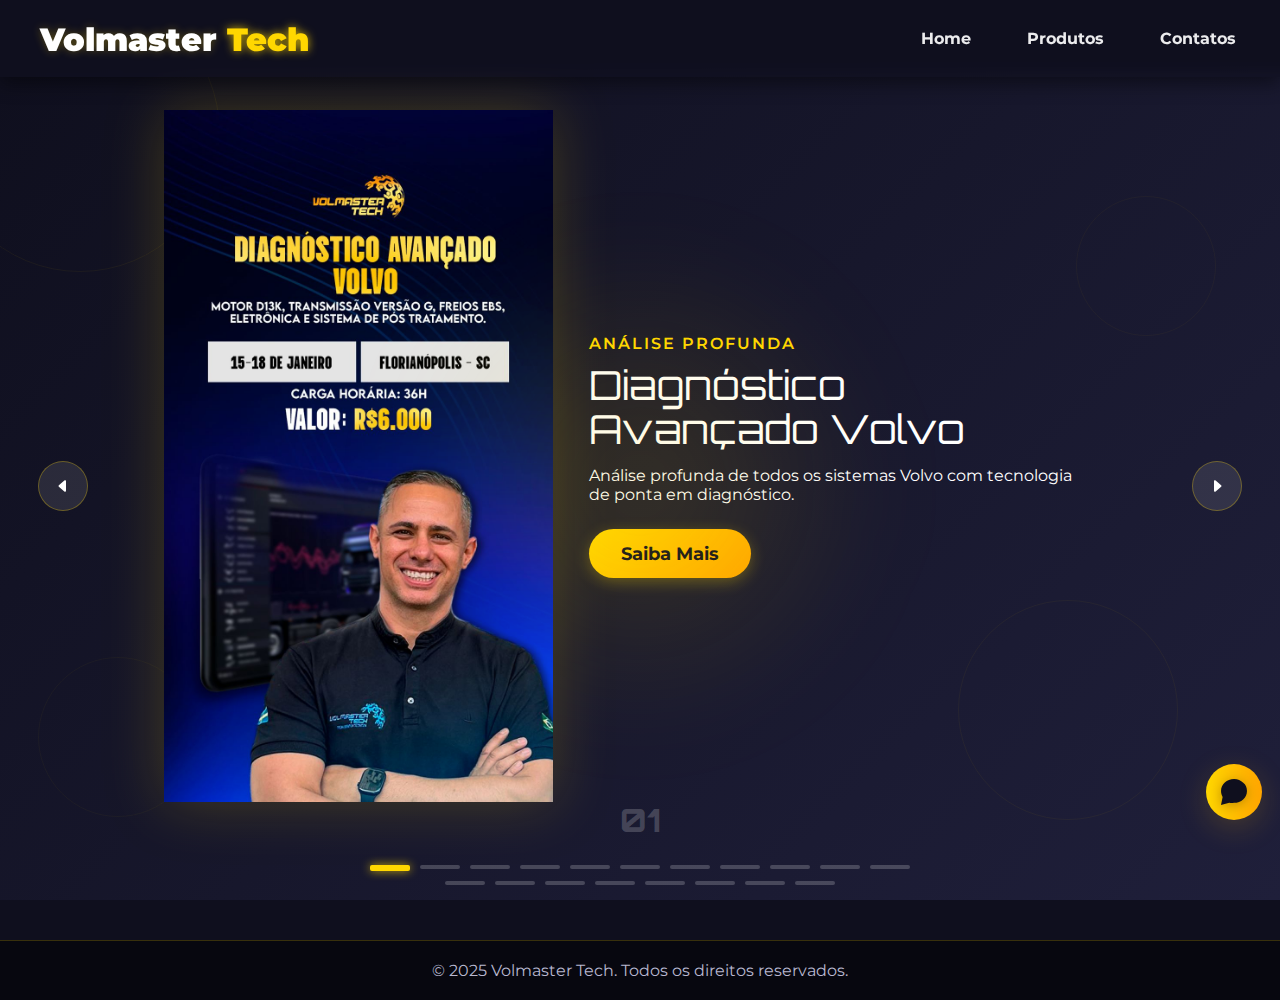
<file: index.html>
﻿<!DOCTYPE html>
<html lang="pt-BR">

<head>
    <meta charset="UTF-8">
    <meta name="viewport" content="width=device-width, initial-scale=1.0">
    <link rel="preconnect" href="https://fonts.googleapis.com">
    <link rel="preconnect" href="https://fonts.gstatic.com" crossorigin>
    <link
        href="https://fonts.googleapis.com/css2?family=Montserrat:ital,wght@0,100..900;1,100..900&family=Orbitron:wght@400..900&display=swap"
        rel="stylesheet">
    <link rel="stylesheet" href="styles.css">
    <link rel="icon" href="data:image/svg+xml,%3Csvg xmlns='http://www.w3.org/2000/svg' viewBox='0 0 100 100'%3E%3Crect width='100' height='100' fill='%230f0f1e'/%3E%3Ctext x='50' y='62' font-size='56' text-anchor='middle' fill='%23FFD700' font-family='Orbitron, sans-serif'%3EV%3C/text%3E%3C/svg%3E">
    <title>Volmaster Tech - Home</title>
</head>

<body class="home">
    <header>
        <div class="logo"><span class="volmaster">Volmaster</span> <span class="tech">Tech</span></div>
        <nav>
            <ul>
                <li><a href="index.html">Home</a></li>
                <li><a href="produtos.html">Produtos</a></li>
                <li><a href="contatos.html">Contatos</a></li>
            </ul>
        </nav>
    </header>

    <main class="container">
        <div class="tech-circle">
            <div class="circle"></div>
            <div class="circle"></div>
            <div class="circle"></div>
            <div class="circle"></div>
        </div>

        <div class="list">

            <!-- 1 -->
            <div class="item active">
                <div class="product-img">
                    <img src="./volmaster/Diagnostico avançado Volvo.jpeg" alt="Diagnóstico Avançado Volvo">
                </div>
                <div class="content">
                    <p class="product-tag">Análise Profunda</p>
                    <p class="product-name">Diagnóstico Avançado Volvo</p>
                    <p class="product-description">Análise profunda de todos os sistemas Volvo com tecnologia de ponta em diagnóstico.</p>
                    <a href="https://wa.me/556293290519?text=Olá%20Suziane%2C%20tenho%20interesse%20no%20curso%3A%20Diagnóstico%20Avançado%20Volvo" target="_blank" class="btn-curso">Saiba Mais</a>
                </div>
            </div>

            <!-- 2 -->
            <div class="item">
                <div class="product-img">
                    <img src="./volmaster/Winols.jpeg" alt="Winols">
                </div>
                <div class="content">
                    <p class="product-tag">Software</p>
                    <p class="product-name">Winols</p>
                    <p class="product-description">Software profissional para edição e otimização de arquivos de motores.</p>
                    <a href="https://wa.me/556293290519?text=Olá%20Suziane%2C%20tenho%20interesse%20no%20curso%3A%20Winols" target="_blank" class="btn-curso">Saiba Mais</a>
                </div>
            </div>

            <!-- 3 -->
            <div class="item">
                <div class="product-img">
                    <img src="./volmaster/Eletricidade E Eletronica FH4 Euro 6.jpeg" alt="Eletricidade FH4 EURO 6">
                </div>
                <div class="content">
                    <p class="product-tag">Eletrônica</p>
                    <p class="product-name">Eletricidade e Eletrônica FH4 EURO 6</p>
                    <p class="product-description">Sistemas elétricos avançados para FH4 EURO 6 com máxima confiabilidade.</p>
                    <a href="https://wa.me/556293290519?text=Olá%20Suziane%2C%20tenho%20interesse%20no%20curso%3A%20Eletricidade%20e%20Eletrônica%20FH4%20EURO%206" target="_blank" class="btn-curso">Saiba Mais</a>
                </div>
            </div>

            <!-- 4 -->
            <div class="item">
                <div class="product-img">
                    <img src="./volmaster/MOTOR D13A E D13C.jpeg" alt="Motor D13A e D13C">
                </div>
                <div class="content">
                    <p class="product-tag">Motor</p>
                    <p class="product-name">Motor D13A e D13C</p>
                    <p class="product-description">Motores clássicos com performance comprovada e durabilidade.</p>
                    <a href="https://wa.me/556293290519?text=Olá%20Suziane%2C%20tenho%20interesse%20no%20curso%3A%20Motor%20D13A%20e%20D13C" target="_blank" class="btn-curso">Saiba Mais</a>
                </div>
            </div>

            <!-- 5 -->
            <div class="item">
                <div class="product-img">
                    <img src="./volmaster/ELETRICIDADE E ELETRÔNICA FH4 EURO 5.jpeg" alt="Eletricidade FH4 EURO 5">
                </div>
                <div class="content">
                    <p class="product-tag">EURO 5</p>
                    <p class="product-name">Eletricidade e Eletrônica FH4 EURO 5</p>
                    <p class="product-description">Soluções elétricas para FH4 EURO 5 com compatibilidade e performance.</p>
                    <a href="https://wa.me/556293290519?text=Olá%20Suziane%2C%20tenho%20interesse%20neste%20curso" target="_blank" class="btn-curso">Saiba Mais</a>
                </div>
            </div>

            <!-- 6 -->
            <div class="item">
                <div class="product-img">
                    <img src="./volmaster/Winols Edição de Arquivos Scania S8.jpeg" alt="Winols Scania S8">
                </div>
                <div class="content">
                    <p class="product-tag">Software Scania</p>
                    <p class="product-name">Winols - edição de Arquivos Scania S8</p>
                    <p class="product-description">Versão especializada de Winols para edição de arquivos Scania S8.</p>
                    <a href="https://wa.me/556293290519?text=Olá%20Suziane%2C%20tenho%20interesse%20neste%20curso" target="_blank" class="btn-curso">Saiba Mais</a>
                    </div>
            </div>

            <!-- 7 -->
            <div class="item">
                <div class="product-img">
                    <img src="./volmaster/Diagnostico completo do FH4 EURO 6.jpeg" alt="Diagnóstico completo FH4 EURO 6">
                </div>
                <div class="content">
                    <p class="product-tag">Diagnóstico</p>
                    <p class="product-name">Diagnóstico Completo do FH4 EURO 6</p>
                    <p class="product-description">Sistema completo de diagnóstico para caminhões FH4, detectando falhas e otimizando performance.</p>
                    <a href="https://wa.me/556293290519?text=Olá%20Suziane%2C%20tenho%20interesse%20neste%20curso" target="_blank" class="btn-curso">Saiba Mais</a>
                    </div>
            </div>

            <!-- 8 -->
            <div class="item">
                <div class="product-img">
                    <img src="./volmaster/MOTOR SCANICA SUPER EURO 6.jpeg" alt="Motor Scania SUPER EURO 6">
                </div>
                <div class="content">
                    <p class="product-tag">Motor Scania</p>
                    <p class="product-name">Motor Scania SUPER EURO 6</p>
                    <p class="product-description">Motor Scania de última geração com tecnologia SUPER EURO 6.</p>
                    <a href="https://wa.me/556293290519?text=Olá%20Suziane%2C%20tenho%20interesse%20neste%20curso" target="_blank" class="btn-curso">Saiba Mais</a>
                    </div>
            </div>

            <!-- 9 -->
            <div class="item">
                <div class="product-img">
                    <img src="./volmaster/MOTOR D13K EURO 6.jpeg" alt="Motor D13K EURO 6">
                </div>
                <div class="content">
                    <p class="product-tag">Motor Volvo</p>
                    <p class="product-name">Motor D13K EURO 6</p>
                    <p class="product-description">Motor de alta performance com tecnologia EURO 6.</p>
                    <a href="https://wa.me/556293290519?text=Olá%20Suziane%2C%20tenho%20interesse%20neste%20curso" target="_blank" class="btn-curso">Saiba Mais</a>
                    </div>
            </div>

            <!-- 10 (repetido propositalmente conforme lista) -->
            <div class="item">
                <div class="product-img">
                    <img src="./volmaster/Diagnostico completo do FH4 EURO 6.jpeg" alt="Diagnóstico completo FH4 EURO 6">
                </div>
                <div class="content">
                    <p class="product-tag">Diagnóstico</p>
                    <p class="product-name">Diagnóstico Completo do FH4 EURO 6</p>
                    <p class="product-description">Versão adicional do curso de diagnóstico completo do FH4 EURO 6.</p>
                    <a href="https://wa.me/556293290519?text=Olá%20Suziane%2C%20tenho%20interesse%20neste%20curso" target="_blank" class="btn-curso">Saiba Mais</a>
                    </div>
            </div>

            <!-- 11 -->
            <div class="item">
                <div class="product-img">
                    <img src="./volmaster/ELETRICIDADE E ELETRONICA DO FH CLASSICO.jpeg" alt="Eletricidade FH Clássico">
                </div>
                <div class="content">
                    <p class="product-tag">Eletrônica</p>
                    <p class="product-name">Eletricidade e Eletrônica do FH Clássico</p>
                    <p class="product-description">Soluções completas para caminhões FH clássico.</p>
                    <a href="https://wa.me/556293290519?text=Olá%20Suziane%2C%20tenho%20interesse%20neste%20curso" target="_blank" class="btn-curso">Saiba Mais</a>
                    </div>
            </div>

            <!-- 12 -->
            <div class="item">
                <div class="product-img">
                    <img src="./volmaster/CAIXA I-SHIFT VERSÃO F E G.jpeg" alt="Caixa I-SHIFT F e G">
                </div>
                <div class="content">
                    <p class="product-tag">I-SHIFT</p>
                    <p class="product-name">Caixa I-SHIFT Versão F e G</p>
                    <p class="product-description">Transmissão I-SHIFT nas versões F e G com tecnologia de ponta.</p>
                    <a href="https://wa.me/556293290519?text=Olá%20Suziane%2C%20tenho%20interesse%20neste%20curso" target="_blank" class="btn-curso">Saiba Mais</a>
                    </div>
            </div>

            <!-- 13 -->
            <div class="item">
                <div class="product-img">
                    <img src="./volmaster/PARAMETROS AVANÃDOS VOLVO.jpeg" alt="Parâmetros Avançados Volvo">
                </div>
                <div class="content">
                    <p class="product-tag">Parâmetros</p>
                    <p class="product-name">Parâmetros Avançados Volvo</p>
                    <p class="product-description">Ajustes e parâmetros avançados para otimização máxima de caminhões Volvo.</p>
                    <a href="https://wa.me/556293290519?text=Olá%20Suziane%2C%20tenho%20interesse%20neste%20curso" target="_blank" class="btn-curso">Saiba Mais</a>
                    </div>
            </div>

            <!-- 14 -->
            <div class="item">
                <div class="product-img">
                    <img src="./volmaster/ELETRICIDADE E ELETRONICA VM EURO 6.jpeg" alt="Eletricidade VM EURO 6">
                </div>
                <div class="content">
                    <p class="product-tag">Eletrônica</p>
                    <p class="product-name">Eletricidade e Eletrônica VM EURO 6</p>
                    <p class="product-description">Soluções eletrônicas para caminhões VM com tecnologia EURO 6.</p>
                    <a href="https://wa.me/556293290519?text=Olá%20Suziane%2C%20tenho%20interesse%20neste%20curso" target="_blank" class="btn-curso">Saiba Mais</a>
                    </div>
            </div>

            <!-- 15 -->
            <div class="item">
                <div class="product-img">
                    <img src="./volmaster/ELETRICIDADE E ELETRONICA SCANIA SUPER EURO 6.jpeg" alt="Eletricidade Scania SUPER">
                </div>
                <div class="content">
                    <p class="product-tag">Eletrônica Scania</p>
                    <p class="product-name">Eletricidade e Eletrônica Scania SUPER EURO 6</p>
                    <p class="product-description">Sistemas elétricos especializados para Scania SUPER EURO 6.</p>
                    <a href="https://wa.me/556293290519?text=Olá%20Suziane%2C%20tenho%20interesse%20neste%20curso" target="_blank" class="btn-curso">Saiba Mais</a>
                    </div>
            </div>

            <!-- 16 -->
            <div class="item">
                <div class="product-img">
                    <img src="./volmaster/CAIXA VT COM CAIXA I-SHIFT C E D.jpeg" alt="Caixa VT I-SHIFT C e D">
                </div>
                <div class="content">
                    <p class="product-tag">Transmissão</p>
                    <p class="product-name">Caixa VT com Caixa I-SHIFT C e D</p>
                    <p class="product-description">Transmissão automática de alta performance com I-SHIFT C e D.</p>
                    <a href="https://wa.me/556293290519?text=Olá%20Suziane%2C%20tenho%20interesse%20neste%20curso" target="_blank" class="btn-curso">Saiba Mais</a>
                    </div>
            </div>

            <!-- 17 -->
            <div class="item">
                <div class="product-img">
                    <img src="./volmaster/MOTOR D8K VM VM EURO 6.jpeg" alt="Motor D8K VM EURO 6">
                </div>
                <div class="content">
                    <p class="product-tag">Motor VM</p>
                    <p class="product-name">Motor D8K VM EURO 6</p>
                    <p class="product-description">Motor VM com tecnologia avançada, ideal para aplicações de médio porte.</p>
                    <a href="https://wa.me/556293290519?text=Olá%20Suziane%2C%20tenho%20interesse%20neste%20curso" target="_blank" class="btn-curso">Saiba Mais</a>
                    </div>
            </div>

            <!-- 18 -->
            <div class="item">
                <div class="product-img">
                    <img src="./volmaster/SISTEMA PNEUMÁTICO.jpeg" alt="Sistema Pneumático">
                </div>
                <div class="content">
                    <p class="product-tag">Pneumática</p>
                    <p class="product-name">Sistema Pneumático</p>
                    <p class="product-description">Sistema pneumático completo com componentes de alta qualidade.</p>
                    <a href="https://wa.me/556293290519?text=Olá%20Suziane%2C%20tenho%20interesse%20neste%20curso" target="_blank" class="btn-curso">Saiba Mais</a>
                    </div>
            </div>

            <!-- 19 -->
            <div class="item">
                <div class="product-img">
                    <img src="./volmaster/SISTEMA DE PÓS TRATAMENTO DOS GASES EURO 5 EURO 6 E VM.jpeg" alt="Pós-tratamento de Gases">
                </div>
                <div class="content">
                    <p class="product-tag">Pós-Tratamento</p>
                    <p class="product-name">Sistema de Pós Tratamento dos Gases (EURO 5 / EURO 6 / VM)</p>
                    <p class="product-description">Sistema avançado de pós-tratamento para EURO 5, EURO 6 e VM.</p>
                    <a href="https://wa.me/556293290519?text=Olá%20Suziane%2C%20tenho%20interesse%20neste%20curso" target="_blank" class="btn-curso">Saiba Mais</a>
                    </div>
            </div>

        </div>

        <div class="arrows">
            <button class="arrow-btn" id="prev" aria-label="Anterior">
                <svg xmlns="http://www.w3.org/2000/svg" width="16" height="16" fill="#fff"
                    class="bi bi-caret-left-fill" viewBox="0 0 16 16">
                    <path
                        d="m3.86 8.753 5.482 4.796c.646.566 1.658.106 1.658-.753V3.204a1 1 0 0 0-1.659-.753l-5.48 4.796a1 1 0 0 0 0 1.506z" />
                </svg>
            </button>

            <button class="arrow-btn" id="next" aria-label="Próximo">
                <svg xmlns="http://www.w3.org/2000/svg" width="16" height="16" fill="#fff"
                    class="bi bi-caret-right-fill" viewBox="0 0 16 16">
                    <path
                        d="m12.14 8.753-5.482 4.796c-.646.566-1.658.106-1.658-.753V3.204a1 1 0 0 1 1.659-.753l5.48 4.796a1 1 0 0 1 0 1.506z" />
                </svg>
            </button>

        </div>

        <div class="indicators">
            <div class="numbers">01</div>
            <div class="dots" id="dots-container">
                <!-- Os dots seréo gerados dinamicamente pelo JavaScript -->
            </div>
        </div>

        </div>
    </main>

    <footer>
        <p>&copy; 2025 Volmaster Tech. Todos os direitos reservados.</p>
    </footer>

    <a id="waFloat" class="wa-float" href="https://wa.me/556293290519" target="_blank" aria-label="WhatsApp">
        <svg width="26" height="26" viewBox="0 0 24 24" fill="none" xmlns="http://www.w3.org/2000/svg" aria-hidden>
            <path d="M20.52 3.48A11.92 11.92 0 0 0 12 0C5.37 0 .03 4.94.03 11.03c0 1.94.51 3.83 1.48 5.47L0 24l7.63-2.01A11.9 11.9 0 0 0 12 22c6.63 0 11.97-4.94 11.97-11.03 0-2.97-1.15-5.75-3.45-7.49z" fill="#0f0f1e"/>
        </svg>
    </a>

</body>
<script src="./scripts.js"></script>

</html>
</file>
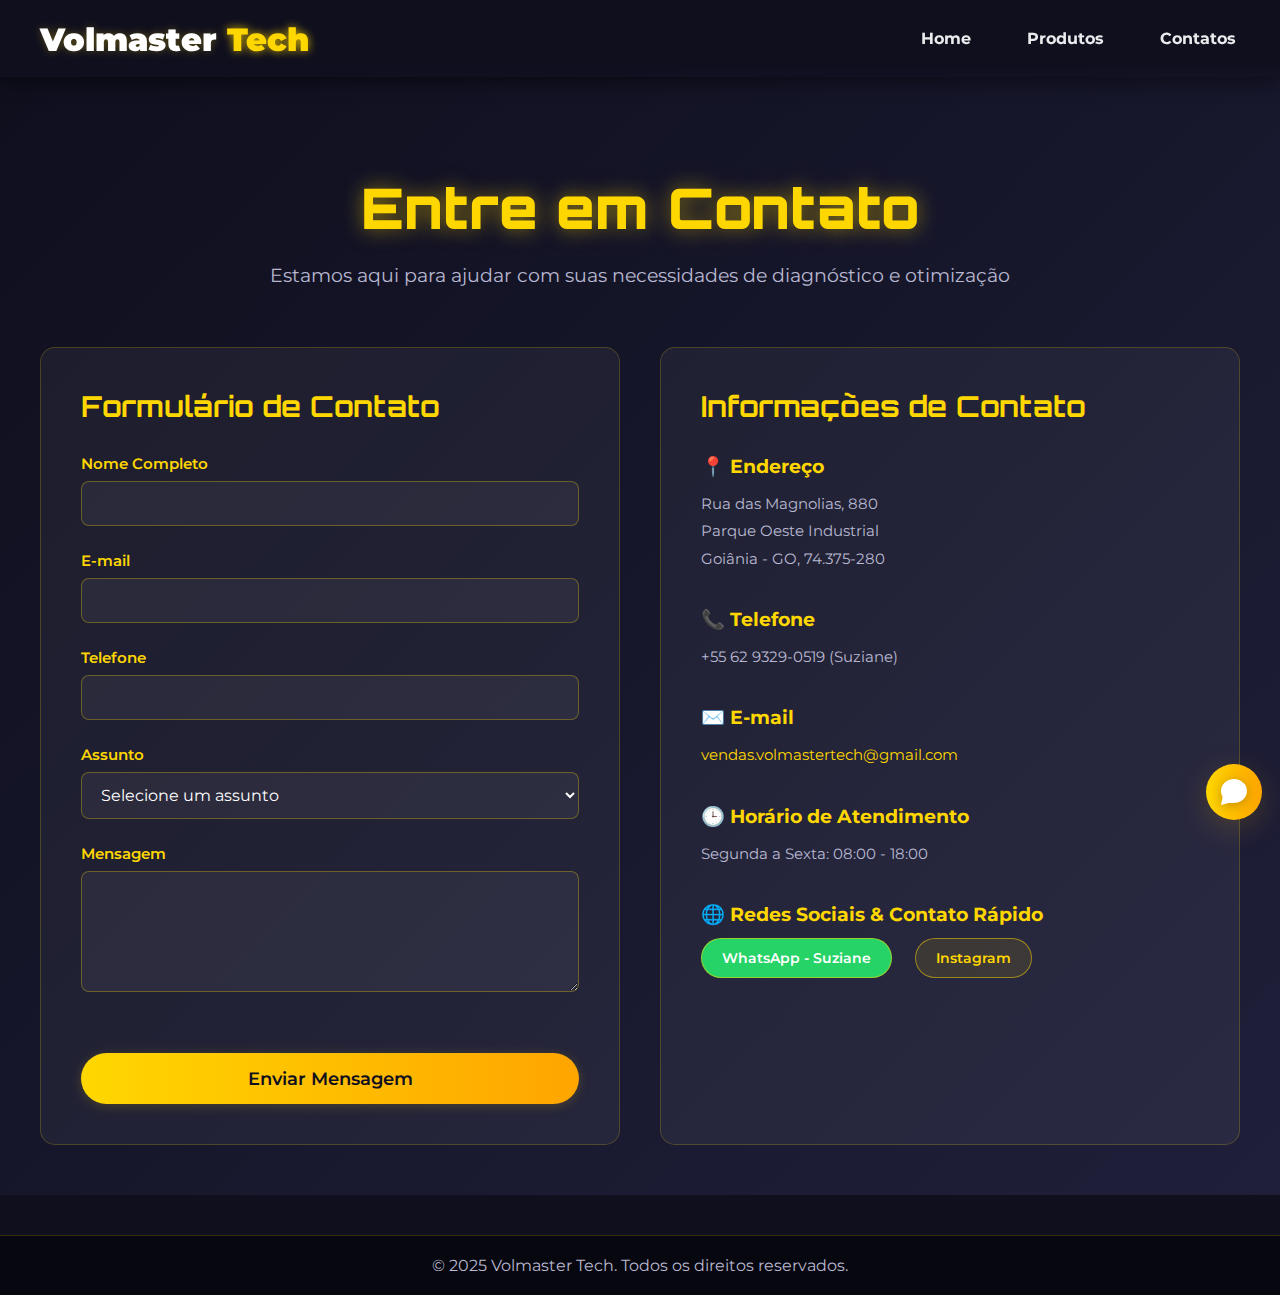
<file: contatos.html>
<!DOCTYPE html>
<html lang="pt-BR">

<head>
    <meta charset="UTF-8">
    <meta name="viewport" content="width=device-width, initial-scale=1.0">
    <link rel="preconnect" href="https://fonts.googleapis.com">
    <link rel="preconnect" href="https://fonts.gstatic.com" crossorigin>
    <link
        href="https://fonts.googleapis.com/css2?family=Montserrat:ital,wght@0,100..900;1,100..900&family=Orbitron:wght@400..900&display=swap"
        rel="stylesheet">
    <link rel="stylesheet" href="styles.css">
    <link rel="icon" href="data:image/svg+xml,%3Csvg xmlns='http://www.w3.org/2000/svg' viewBox='0 0 100 100'%3E%3Crect width='100' height='100' fill='%230f0f1e'/%3E%3Ctext x='50' y='62' font-size='56' text-anchor='middle' fill='%23FFD700' font-family='Orbitron, sans-serif'%3EV%3C/text%3E%3C/svg%3E">
    <title>Contatos - Volmaster Tech</title>
</head>

<body>
    <header>
        <div class="logo"><span class="volmaster">Volmaster</span> <span class="tech">Tech</span></div>
        <nav>
            <ul>
                <li><a href="index.html">Home</a></li>
                <li><a href="produtos.html">Produtos</a></li>
                <li><a href="contatos.html">Contatos</a></li>
            </ul>
        </nav>
    </header>

    <main class="contact-container">
        <section class="contact-hero">
            <h1>Entre em Contato</h1>
            <p>Estamos aqui para ajudar com suas necessidades de diagnóstico e otimização</p>
        </section>

        <div class="contact-content">
            <div class="contact-form-section">
                <h2>Formulário de Contato</h2>
                <form id="contact-form" class="contact-form">
                    <div class="form-group">
                        <label for="name">Nome Completo</label>
                        <input type="text" id="name" name="name" required>
                    </div>

                    <div class="form-group">
                        <label for="email">E-mail</label>
                        <input type="email" id="email" name="email" required>
                    </div>

                    <div class="form-group">
                        <label for="phone">Telefone</label>
                        <input type="tel" id="phone" name="phone" required>
                    </div>

                    <div class="form-group">
                        <label for="assunto">Assunto</label>
                        <select id="assunto" name="assunto" required>
                            <option value="">Selecione um assunto</option>
                            <option value="diagnostico">Diagnóstico</option>
                            <option value="otimizacao">Otimização</option>
                            <option value="manutencao">Manutenção</option>
                            <option value="outro">Outro</option>
                        </select>
                    </div>

                    <div class="form-group">
                        <label for="message">Mensagem</label>
                        <textarea id="message" name="message" rows="5" required></textarea>
                    </div>

                    <button type="submit" class="btn">Enviar Mensagem</button>
                </form>
            </div>

            <div class="contact-info-section">
                <h2>Informações de Contato</h2>

                <div class="info-item">
                    <h3>📍 Endereço</h3>
                    <p>Rua das Magnolias, 880<br>Parque Oeste Industrial<br>Goiânia - GO, 74.375-280</p>
                </div>

                <div class="info-item">
                    <h3>📞 Telefone</h3>
                    <p>+55 62 9329-0519 (Suziane)</p>
                </div>

                <div class="info-item">
                    <h3>✉️ E-mail</h3>
                    <p><a href="mailto:vendas.volmastertech@gmail.com">vendas.volmastertech@gmail.com</a></p>
                </div>

                <div class="info-item">
                    <h3>🕒 Horário de Atendimento</h3>
                    <p>Segunda a Sexta: 08:00 - 18:00</p>
                </div>

                <div class="info-item">
                    <h3>🌐 Redes Sociais & Contato Rápido</h3>
                    <div class="social-links">
                        <a id="waContact" href="https://wa.me/556293290519" target="_blank" class="social-btn">WhatsApp - Suziane</a>
                        <a id="instagramLink" href="https://www.instagram.com/volmastertech?igsh=MXU5dng3ajNuenlyYQ==" target="_blank" class="social-btn">Instagram</a>
                    </div>
                </div>
            </div>
        </div>
    </main>

    <button id="scrollTop" class="scroll-top" aria-label="Voltar ao topo">Topo</button>

    <a id="waFloat" class="wa-float" href="https://wa.me/556293290519" target="_blank" aria-label="WhatsApp">
        <!-- ícone simples SVG WhatsApp -->
        <svg width="26" height="26" viewBox="0 0 24 24" fill="none" xmlns="http://www.w3.org/2000/svg" aria-hidden>
            <path d="M20.52 3.48A11.92 11.92 0 0 0 12 0C5.37 0 .03 4.94.03 11.03c0 1.94.51 3.83 1.48 5.47L0 24l7.63-2.01A11.9 11.9 0 0 0 12 22c6.63 0 11.97-4.94 11.97-11.03 0-2.97-1.15-5.75-3.45-7.49z" fill="#fff"/>
        </svg>
    </a>

    <footer>
        <p>&copy; 2025 Volmaster Tech. Todos os direitos reservados.</p>
    </footer>

    <script src="./scripts.js"></script>
</body>

</html>
</file>
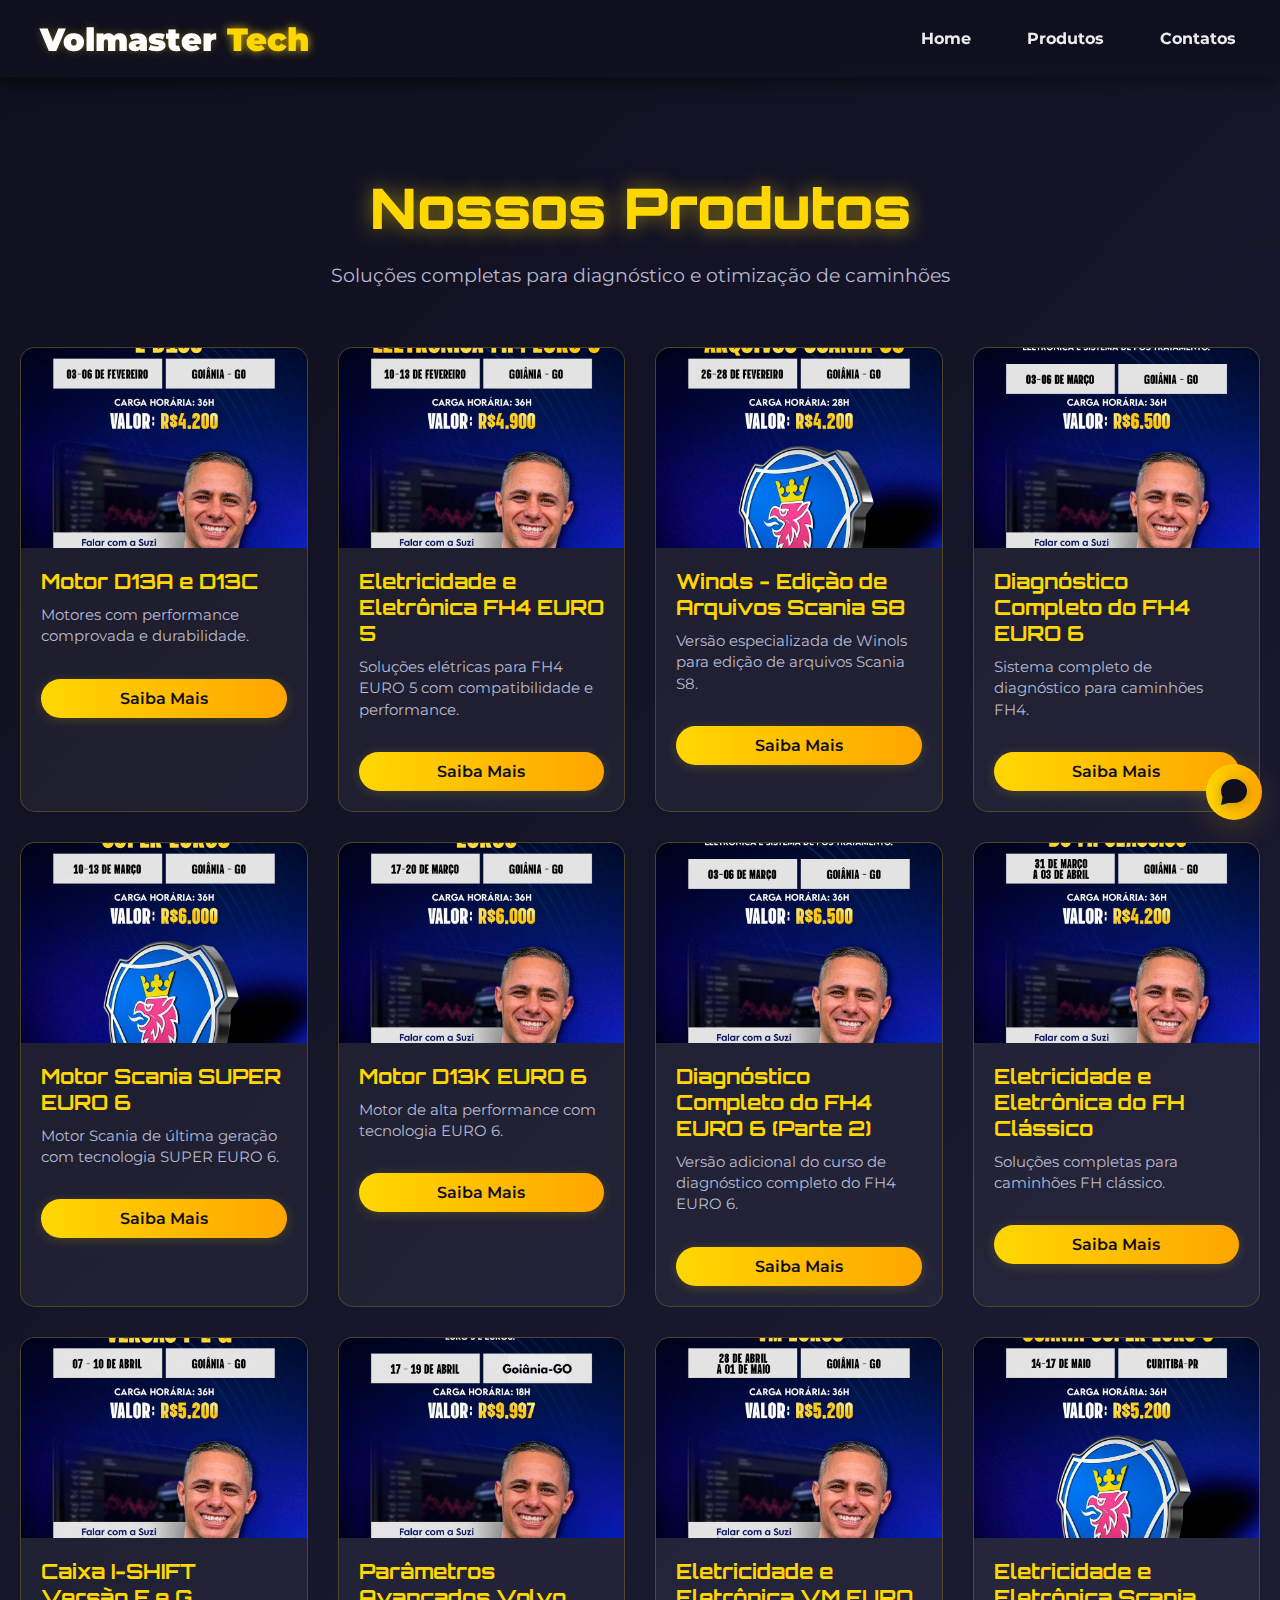
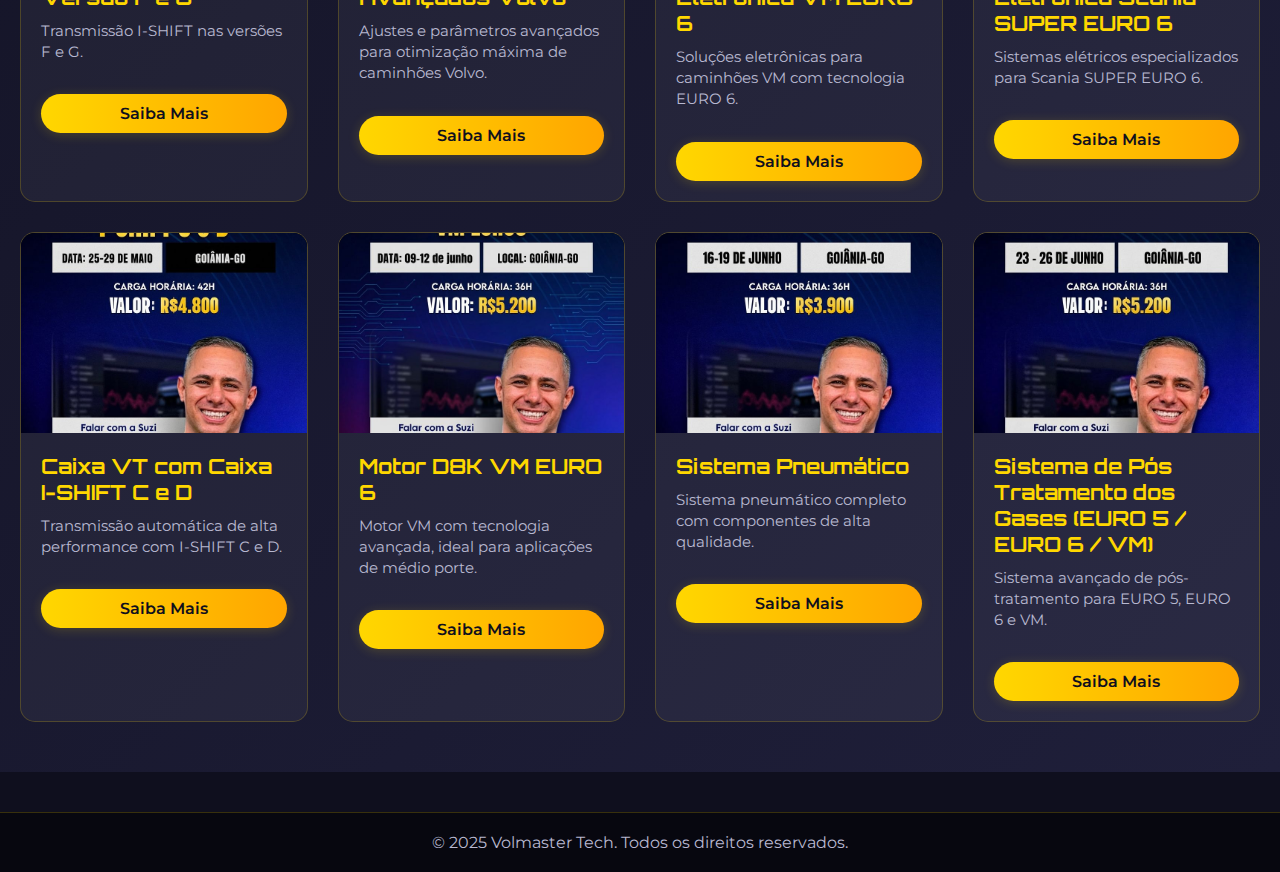
<file: produtos.html>
<!DOCTYPE html>
<html lang="pt-BR">

<head>
    <meta charset="UTF-8">
    <meta name="viewport" content="width=device-width, initial-scale=1.0">
    <link rel="preconnect" href="https://fonts.googleapis.com">
    <link rel="preconnect" href="https://fonts.gstatic.com" crossorigin>
    <link
        href="https://fonts.googleapis.com/css2?family=Montserrat:ital,wght@0,100..900;1,100..900&family=Orbitron:wght@400..900&display=swap"
        rel="stylesheet">
    <link rel="stylesheet" href="styles.css">
    <link rel="icon" href="data:image/svg+xml,%3Csvg xmlns='http://www.w3.org/2000/svg' viewBox='0 0 100 100'%3E%3Crect width='100' height='100' fill='%230f0f1e'/%3E%3Ctext x='50' y='62' font-size='56' text-anchor='middle' fill='%23FFD700' font-family='Orbitron, sans-serif'%3EV%3C/text%3E%3C/svg%3E">
    <title>Produtos - Volmaster Tech</title>
</head>

<body>
    <header>
        <div class="logo"><span class="volmaster">Volmaster</span> <span class="tech">Tech</span></div>
        <nav>
            <ul>
                <li><a href="index.html">Home</a></li>
                <li><a href="produtos.html">Produtos</a></li>
                <li><a href="contatos.html">Contatos</a></li>
            </ul>
        </nav>
    </header>

    <main class="products-container">
        <section class="products-hero">
            <h1>Nossos Produtos</h1>
            <p>Soluções completas para diagnóstico e otimização de caminhões</p>
        </section>

        <div class="products-grid">

            <!-- 3 Motor D13A e D13C -->
            <div class="product-card">
                <div class="product-card-img">
                    <img src="./volmaster/MOTOR D13A E D13C.jpeg" alt="Motor D13A e D13C">
                </div>
                <div class="product-card-content">
                    <h3>Motor D13A e D13C</h3>
                    <p>Motores com performance comprovada e durabilidade.</p>
                    <a href="https://wa.me/556293290519?text=Ol%C3%A1%20Suziane%2C%20tenho%20interesse%20no%20produto%3A%20MOTOR%20D13A%20E%20D13C.%20Voc%C3%AA%20pode%20me%20passar%20mais%20informa%C3%A7%C3%B5es%3F"
                        class="btn" target="_blank" style="display:block;text-align:center;margin:32px auto 0;">Saiba
                        Mais</a>
                </div>
            </div>

            <!-- 4 Eletricidade e Eletrônica FH4 Euro 5 -->
            <div class="product-card">
                <div class="product-card-img">
                    <img src="./volmaster/ELETRICIDADE E ELETRÔNICA FH4 EURO 5.jpeg" alt="Eletricidade FH4 EURO 5">
                </div>
                <div class="product-card-content">
                    <h3>Eletricidade e Eletrônica FH4 EURO 5</h3>
                    <p>Soluções elétricas para FH4 EURO 5 com compatibilidade e performance.</p>
                    <a href="https://wa.me/556293290519?text=Ol%C3%A1%20Suziane%2C%20tenho%20interesse%20no%20produto%3A%20ELETRICIDADE%20E%20ELETR%C3%94NICA%20FH4%20EURO%205.%20Voc%C3%AA%20pode%20me%20passar%20mais%20informa%C3%A7%C3%B5es%3F"
                        class="btn" target="_blank" style="display:block;text-align:center;margin:32px auto 0;">Saiba
                        Mais</a>
                </div>
            </div>

            <!-- 5 Winols Scania S8 -->
            <div class="product-card">
                <div class="product-card-img">
                    <img src="./volmaster/Winols Edição de Arquivos Scania S8.jpeg" alt="Winols Scania S8">
                </div>
                <div class="product-card-content">
                    <h3>Winols - Edição de Arquivos Scania S8</h3>
                    <p>Versão especializada de Winols para edição de arquivos Scania S8.</p>
                    <a href="https://wa.me/556293290519?text=Ol%C3%A1%20Suziane%2C%20tenho%20interesse%20no%20produto%3A%20WINOLS%20-%20EDI%C3%87%C3%83O%20DE%20ARQUIVOS%20SCANIA%20S8.%20Voc%C3%AA%20pode%20me%20passar%20mais%20informa%C3%A7%C3%B5es%3F"
                        class="btn" target="_blank" style="display:block;text-align:center;margin:32px auto 0;">Saiba
                        Mais</a>
                </div>
            </div>

            <!-- 6 Diagnóstico Completo do FH4 EURO 6 -->
            <div class="product-card">
                <div class="product-card-img">
                    <img src="./volmaster/Diagnostico completo do FH4 EURO 6.jpeg" alt="Diagnóstico completo FH4">
                </div>
                <div class="product-card-content">
                    <h3>Diagnóstico Completo do FH4 EURO 6</h3>
                    <p>Sistema completo de diagnóstico para caminhões FH4.</p>
                    <a href="https://wa.me/556293290519?text=Ol%C3%A1%20Suziane%2C%20tenho%20interesse%20no%20produto%3A%20DIAGNOSTICO%20COMPLETO%20DO%20FH4%20EURO%206.%20Voc%C3%AA%20pode%20me%20passar%20mais%20informa%C3%A7%C3%B5es%3F"
                        class="btn" target="_blank" style="display:block;text-align:center;margin:32px auto 0;">Saiba
                        Mais</a>
                </div>
            </div>

            <!-- 7 Motor Scania Super EURO 6 -->
            <div class="product-card">
                <div class="product-card-img">
                    <img src="./volmaster/MOTOR SCANICA SUPER EURO 6.jpeg" alt="Motor Scania SUPER">
                </div>
                <div class="product-card-content">
                    <h3>Motor Scania SUPER EURO 6</h3>
                    <p>Motor Scania de última geração com tecnologia SUPER EURO 6.</p>
                    <a href="https://wa.me/556293290519?text=Ol%C3%A1%20Suziane%2C%20tenho%20interesse%20no%20produto%3A%20MOTOR%20SCANIA%20SUPER%20EURO%206.%20Voc%C3%AA%20pode%20me%20passar%20mais%20informa%C3%A7%C3%B5es%3F"
                        class="btn" target="_blank" style="display:block;text-align:center;margin:32px auto 0;">Saiba
                        Mais</a>
                </div>
            </div>

            <!-- 8 Motor D13K EURO 6 -->
            <div class="product-card">
                <div class="product-card-img">
                    <img src="./volmaster/MOTOR D13K EURO 6.jpeg" alt="Motor D13K EURO 6">
                </div>
                <div class="product-card-content">
                    <h3>Motor D13K EURO 6</h3>
                    <p>Motor de alta performance com tecnologia EURO 6.</p>
                    <a href="https://wa.me/556293290519?text=Ol%C3%A1%20Suziane%2C%20tenho%20interesse%20no%20produto%3A%20MOTOR%20D13K%20EURO%206.%20Voc%C3%AA%20pode%20me%20passar%20mais%20informa%C3%A7%C3%B5es%3F"
                        class="btn" target="_blank" style="display:block;text-align:center;margin:32px auto 0;">Saiba
                        Mais</a>
                </div>
            </div>

            <!-- 9 Diagnóstico Completo do FH4 EURO 6 (Parte 2) -->
            <div class="product-card">
                <div class="product-card-img">
                    <img src="./volmaster/Diagnostico completo do FH4 EURO 6.jpeg" alt="Diagnóstico completo FH4">
                </div>
                <div class="product-card-content">
                    <h3>Diagnóstico Completo do FH4 EURO 6 (Parte 2)</h3>
                    <p>Versão adicional do curso de diagnóstico completo do FH4 EURO 6.</p>
                    <a href="https://wa.me/556293290519?text=Ol%C3%A1%20Suziane%2C%20tenho%20interesse%20no%20produto%3A%20DIAGNOSTICO%20COMPLETO%20DO%20FH4%20EURO%206%20(PARTE%202).%20Voc%C3%AA%20pode%20me%20passar%20mais%20informa%C3%A7%C3%B5es%3F"
                        class="btn" target="_blank" style="display:block;text-align:center;margin:32px auto 0;">Saiba
                        Mais</a>
                </div>
            </div>

            <!-- 10 Eletricidade e Eletrônica do FH Clássico -->
            <div class="product-card">
                <div class="product-card-img">
                    <img src="./volmaster/ELETRICIDADE E ELETRONICA DO FH CLASSICO.jpeg" alt="Eletrônica FH Clássico">
                </div>
                <div class="product-card-content">
                    <h3>Eletricidade e Eletrônica do FH Clássico</h3>
                    <p>Soluções completas para caminhões FH clássico.</p>
                    <a href="https://wa.me/556293290519?text=Ol%C3%A1%20Suziane%2C%20tenho%20interesse%20no%20produto%3A%20ELETRICIDADE%20E%20ELETR%C3%94NICA%20DO%20FH%20CLASSICO.%20Voc%C3%AA%20pode%20me%20passar%20mais%20informa%C3%A7%C3%B5es%3F"
                        class="btn" target="_blank" style="display:block;text-align:center;margin:32px auto 0;">Saiba
                        Mais</a>
                </div>
            </div>

            <!-- 11 Caixa I-SHIFT Versão F e G -->
            <div class="product-card">
                <div class="product-card-img">
                    <img src="./volmaster/CAIXA I-SHIFT VERSÃO F E G.jpeg" alt="Caixa I-SHIFT F e G">
                </div>
                <div class="product-card-content">
                    <h3>Caixa I-SHIFT Versão F e G</h3>
                    <p>Transmissão I-SHIFT nas versões F e G.</p>
                    <a href="https://wa.me/556293290519?text=Ol%C3%A1%20Suziane%2C%20tenho%20interesse%20no%20produto%3A%20CAIXA%20I-SHIFT%20VERS%C3%83O%20F%20E%20G.%20Voc%C3%AA%20pode%20me%20passar%20mais%20informa%C3%A7%C3%B5es%3F"
                        class="btn" target="_blank" style="display:block;text-align:center;margin:32px auto 0;">Saiba
                        Mais</a>
                </div>
            </div>

            <!-- 12 Parâmetros Avançados Volvo -->
            <div class="product-card">
                <div class="product-card-img">
                    <img src="./volmaster/PARAMETROS AVANÃDOS VOLVO.jpeg" alt="Parâmetros Avançados Volvo">
                </div>
                <div class="product-card-content">
                    <h3>Parâmetros Avançados Volvo</h3>
                    <p>Ajustes e parâmetros avançados para otimização máxima de caminhões Volvo.</p>
                    <a href="https://wa.me/556293290519?text=Ol%C3%A1%20Suziane%2C%20tenho%20interesse%20no%20produto%3A%20PARAMETROS%20AVAN%C3%87ADOS%20VOLVO.%20Voc%C3%AA%20pode%20me%20passar%20mais%20informa%C3%A7%C3%B5es%3F"
                        class="btn" target="_blank" style="display:block;text-align:center;margin:32px auto 0;">Saiba
                        Mais</a>
                </div>
            </div>

            <!-- 13 Eletricidade e Eletrônica VM EURO 6 -->
            <div class="product-card">
                <div class="product-card-img">
                    <img src="./volmaster/ELETRICIDADE E ELETRONICA VM EURO 6.jpeg" alt="Eletricidade VM EURO 6">
                </div>
                <div class="product-card-content">
                    <h3>Eletricidade e Eletrônica VM EURO 6</h3>
                    <p>Soluções eletrônicas para caminhões VM com tecnologia EURO 6.</p>
                    <a href="https://wa.me/556293290519?text=Ol%C3%A1%20Suziane%2C%20tenho%20interesse%20no%20produto%3A%20ELETRICIDADE%20E%20ELETR%C3%94NICA%20VM%20EURO%206.%20Voc%C3%AA%20pode%20me%20passar%20mais%20informa%C3%A7%C3%B5es%3F"
                        class="btn" target="_blank" style="display:block;text-align:center;margin:32px auto 0;">Saiba
                        Mais</a>
                </div>
            </div>

            <!-- 14 Eletricidade e Eletrônica Scania Super EURO 6 -->
            <div class="product-card">
                <div class="product-card-img">
                    <img src="./volmaster/ELETRICIDADE E ELETRONICA SCANIA SUPER EURO 6.jpeg" alt="Eletricidade Scania SUPER">
                </div>
                <div class="product-card-content">
                    <h3>Eletricidade e Eletrônica Scania SUPER EURO 6</h3>
                    <p>Sistemas elétricos especializados para Scania SUPER EURO 6.</p>
                    <a href="https://wa.me/556293290519?text=Ol%C3%A1%20Suziane%2C%20tenho%20interesse%20no%20produto%3A%20ELETRICIDADE%20E%20ELETR%C3%94NICA%20SCANIA%20SUPER%20EURO%206.%20Voc%C3%AA%20pode%20me%20passar%20mais%20informa%C3%A7%C3%B5es%3F"
                        class="btn" target="_blank" style="display:block;text-align:center;margin:32px auto 0;">Saiba
                        Mais</a>
                </div>
            </div>

            <!-- 15 Caixa VT com Caixa I-SHIFT C e D -->
            <div class="product-card">
                <div class="product-card-img">
                    <img src="./volmaster/CAIXA VT COM CAIXA I-SHIFT C E D.jpeg" alt="Caixa VT I-SHIFT C e D">
                </div>
                <div class="product-card-content">
                    <h3>Caixa VT com Caixa I-SHIFT C e D</h3>
                    <p>Transmissão automática de alta performance com I-SHIFT C e D.</p>
                    <a href="https://wa.me/556293290519?text=Ol%C3%A1%20Suziane%2C%20tenho%20interesse%20no%20produto%3A%20CAIXA%20VT%20COM%20CAIXA%20I-SHIFT%20C%20E%20D.%20Voc%C3%AA%20pode%20me%20passar%20mais%20informa%C3%A7%C3%B5es%3F"
                        class="btn" target="_blank" style="display:block;text-align:center;margin:32px auto 0;">Saiba
                        Mais</a>
                </div>
            </div>

            <!-- 16 Motor D8K VM EURO 6 -->
            <div class="product-card">
                <div class="product-card-img">
                    <img src="./volmaster/MOTOR D8K VM VM EURO 6.jpeg" alt="Motor D8K VM">
                </div>
                <div class="product-card-content">
                    <h3>Motor D8K VM EURO 6</h3>
                    <p>Motor VM com tecnologia avançada, ideal para aplicações de médio porte.</p>
                    <a href="https://wa.me/556293290519?text=Ol%C3%A1%20Suziane%2C%20tenho%20interesse%20no%20produto%3A%20MOTOR%20D8K%20VM%20EURO%206.%20Voc%C3%AA%20pode%20me%20passar%20mais%20informa%C3%A7%C3%B5es%3F"
                        class="btn" target="_blank" style="display:block;text-align:center;margin:32px auto 0;">Saiba
                        Mais</a>
                </div>
            </div>

            <!-- 17 Sistema Pneumático -->
            <div class="product-card">
                <div class="product-card-img">
                    <img src="./volmaster/SISTEMA PNEUMÁTICO.jpeg" alt="Sistema Pneumático">
                </div>
                <div class="product-card-content">
                    <h3>Sistema Pneumático</h3>
                    <p>Sistema pneumático completo com componentes de alta qualidade.</p>
                    <a href="https://wa.me/556293290519?text=Ol%C3%A1%20Suziane%2C%20tenho%20interesse%20no%20produto%3A%20SISTEMA%20PNEUM%C3%81TICO.%20Voc%C3%AA%20pode%20me%20passar%20mais%20informa%C3%A7%C3%B5es%3F"
                        class="btn" target="_blank" style="display:block;text-align:center;margin:32px auto 0;">Saiba
                        Mais</a>
                </div>
            </div>

            <!-- 18 Sistema de Pós Tratamento dos Gases -->
            <div class="product-card">
                <div class="product-card-img">
                    <img src="./volmaster/SISTEMA DE PÓS TRATAMENTO DOS GASES EURO 5 EURO 6 E VM.jpeg" alt="Pós-tratamento de Gases">
                </div>
                <div class="product-card-content">
                    <h3>Sistema de Pós Tratamento dos Gases (EURO 5 / EURO 6 / VM)</h3>
                    <p>Sistema avançado de pós-tratamento para EURO 5, EURO 6 e VM.</p>
                    <a href="https://wa.me/556293290519?text=Ol%C3%A1%20Suziane%2C%20tenho%20interesse%20no%20produto%3A%20SISTEMA%20DE%20P%C3%93S%20TRATAMENTO%20DOS%20GASES%20EURO%205%20EURO%206%20E%20VM.%20Voc%C3%AA%20pode%20me%20passar%20mais%20informa%C3%A7%C3%B5es%3F"
                        class="btn" target="_blank" style="display:block;text-align:center;margin:32px auto 0;">Saiba
                        Mais</a>
                </div>
            </div>

        </div>
    </main>

    <button id="scrollTop" class="scroll-top" aria-label="Voltar ao topo">Topo</button>

    <footer>
        <p>&copy; 2025 Volmaster Tech. Todos os direitos reservados.</p>
    </footer>

    <a id="waFloat" class="wa-float" href="https://wa.me/556293290519" target="_blank" aria-label="WhatsApp">
        <svg width="26" height="26" viewBox="0 0 24 24" fill="none" xmlns="http://www.w3.org/2000/svg" aria-hidden>
            <path d="M20.52 3.48A11.92 11.92 0 0 0 12 0C5.37 0 .03 4.94.03 11.03c0 1.94.51 3.83 1.48 5.47L0 24l7.63-2.01A11.9 11.9 0 0 0 12 22c6.63 0 11.97-4.94 11.97-11.03 0-2.97-1.15-5.75-3.45-7.49z" fill="#0f0f1e"/>
        </svg>
    </a>

    <script src="./scripts.js"></script>
</body>

</html>
</file>
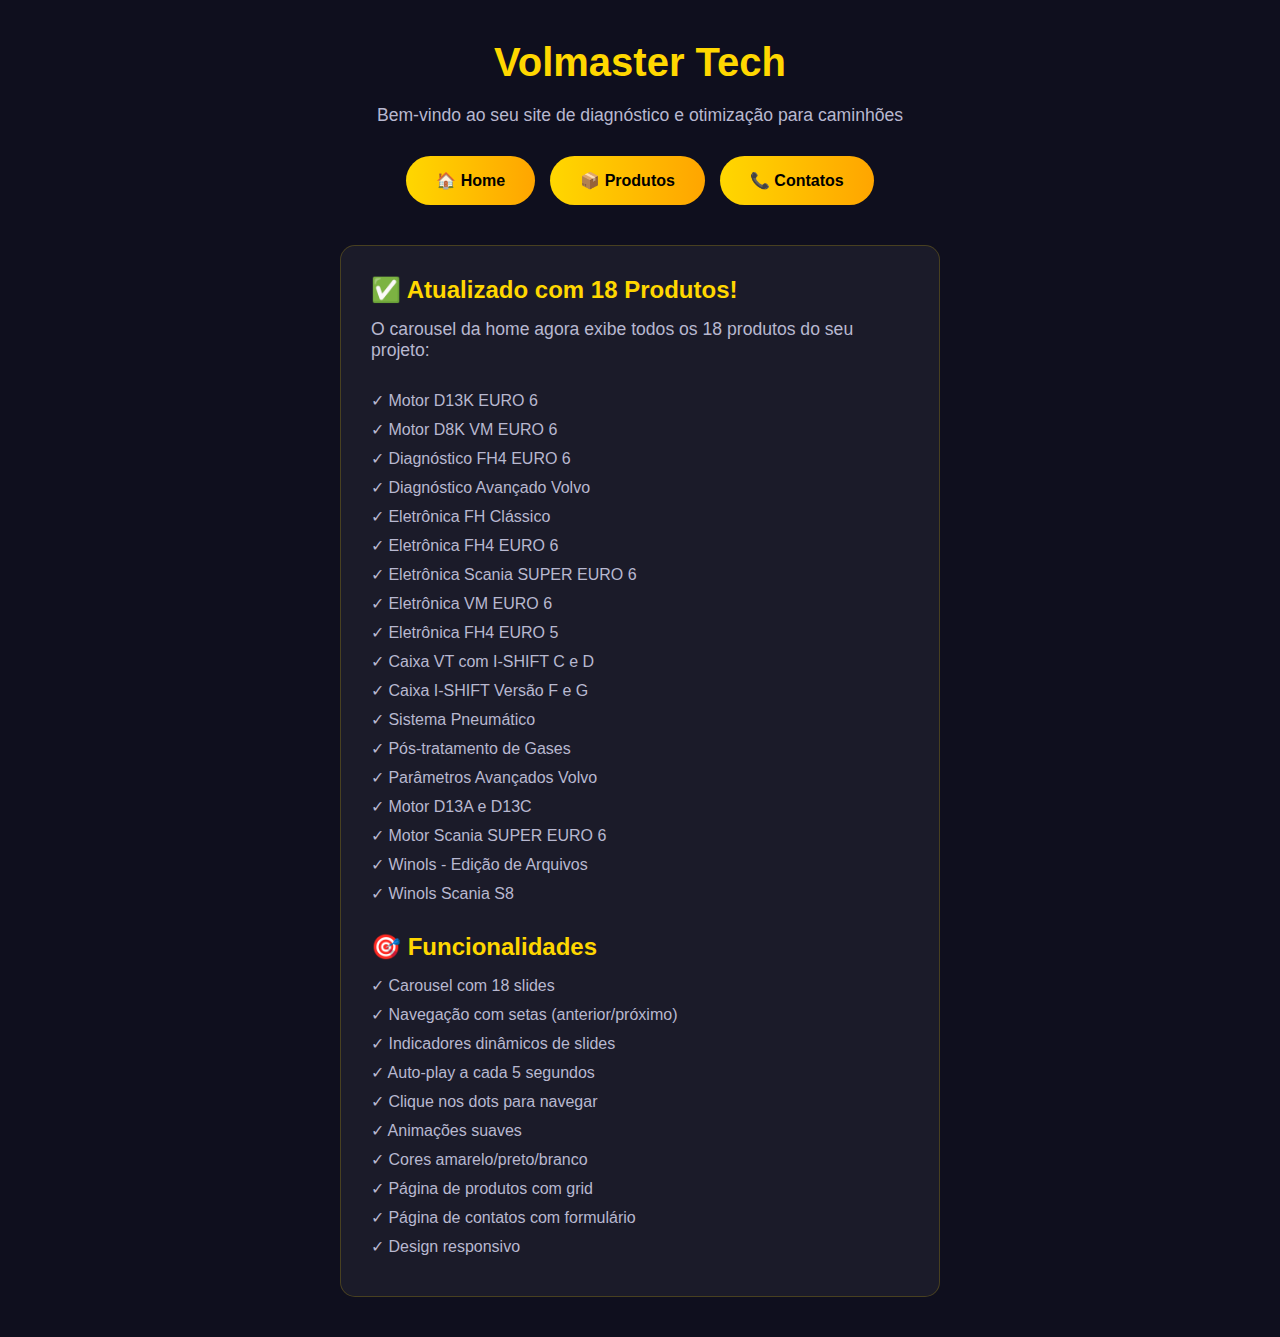
<file: start.html>
<!DOCTYPE html>
<html lang="pt-BR">
<head>
    <meta charset="UTF-8">
    <meta name="viewport" content="width=device-width, initial-scale=1.0">
    <title>Volmaster Tech - Teste</title>
    <style>
        * {
            margin: 0;
            padding: 0;
            box-sizing: border-box;
        }
        
        body {
            font-family: 'Arial', sans-serif;
            background: #0f0f1e;
            color: #fff;
            padding: 40px 20px;
        }
        
        .container {
            max-width: 600px;
            margin: 0 auto;
            text-align: center;
        }
        
        h1 {
            color: #FFD700;
            margin-bottom: 20px;
            font-size: 2.5rem;
        }
        
        p {
            margin-bottom: 30px;
            color: #b8b8d0;
            font-size: 1.1rem;
        }
        
        .buttons {
            display: flex;
            gap: 15px;
            justify-content: center;
            flex-wrap: wrap;
        }
        
        a {
            display: inline-block;
            padding: 15px 30px;
            background: linear-gradient(90deg, #FFD700, #FFA500);
            color: #000;
            text-decoration: none;
            border-radius: 30px;
            font-weight: 600;
            transition: all 0.3s ease;
            cursor: pointer;
        }
        
        a:hover {
            transform: scale(1.05);
            box-shadow: 0 0 20px rgba(255, 215, 0, 0.6);
        }
        
        .info {
            background: rgba(255, 255, 255, 0.05);
            border: 1px solid rgba(255, 215, 0, 0.2);
            padding: 30px;
            border-radius: 15px;
            margin-top: 40px;
            text-align: left;
        }
        
        .info h2 {
            color: #FFD700;
            margin-bottom: 15px;
        }
        
        .info ul {
            list-style: none;
            padding-left: 0;
        }
        
        .info li {
            margin-bottom: 10px;
            color: #b8b8d0;
        }
    </style>
</head>
<body>
    <div class="container">
        <h1>Volmaster Tech</h1>
        <p>Bem-vindo ao seu site de diagnóstico e otimização para caminhões</p>
        
        <div class="buttons">
            <a href="volmaster/index.html">🏠 Home</a>
            <a href="volmaster/produtos.html">📦 Produtos</a>
            <a href="volmaster/contatos.html">📞 Contatos</a>
        </div>
        
        <div class="info">
            <h2>✅ Atualizado com 18 Produtos!</h2>
            <p>O carousel da home agora exibe todos os 18 produtos do seu projeto:</p>
            <ul>
                <li>✓ Motor D13K EURO 6</li>
                <li>✓ Motor D8K VM EURO 6</li>
                <li>✓ Diagnóstico FH4 EURO 6</li>
                <li>✓ Diagnóstico Avançado Volvo</li>
                <li>✓ Eletrônica FH Clássico</li>
                <li>✓ Eletrônica FH4 EURO 6</li>
                <li>✓ Eletrônica Scania SUPER EURO 6</li>
                <li>✓ Eletrônica VM EURO 6</li>
                <li>✓ Eletrônica FH4 EURO 5</li>
                <li>✓ Caixa VT com I-SHIFT C e D</li>
                <li>✓ Caixa I-SHIFT Versão F e G</li>
                <li>✓ Sistema Pneumático</li>
                <li>✓ Pós-tratamento de Gases</li>
                <li>✓ Parâmetros Avançados Volvo</li>
                <li>✓ Motor D13A e D13C</li>
                <li>✓ Motor Scania SUPER EURO 6</li>
                <li>✓ Winols - Edição de Arquivos</li>
                <li>✓ Winols Scania S8</li>
            </ul>
            
            <h2 style="margin-top: 30px;">🎯 Funcionalidades</h2>
            <ul>
                <li>✓ Carousel com 18 slides</li>
                <li>✓ Navegação com setas (anterior/próximo)</li>
                <li>✓ Indicadores dinâmicos de slides</li>
                <li>✓ Auto-play a cada 5 segundos</li>
                <li>✓ Clique nos dots para navegar</li>
                <li>✓ Animações suaves</li>
                <li>✓ Cores amarelo/preto/branco</li>
                <li>✓ Página de produtos com grid</li>
                <li>✓ Página de contatos com formulário</li>
                <li>✓ Design responsivo</li>
            </ul>
        </div>
    </div>
</body>
</html>
</file>
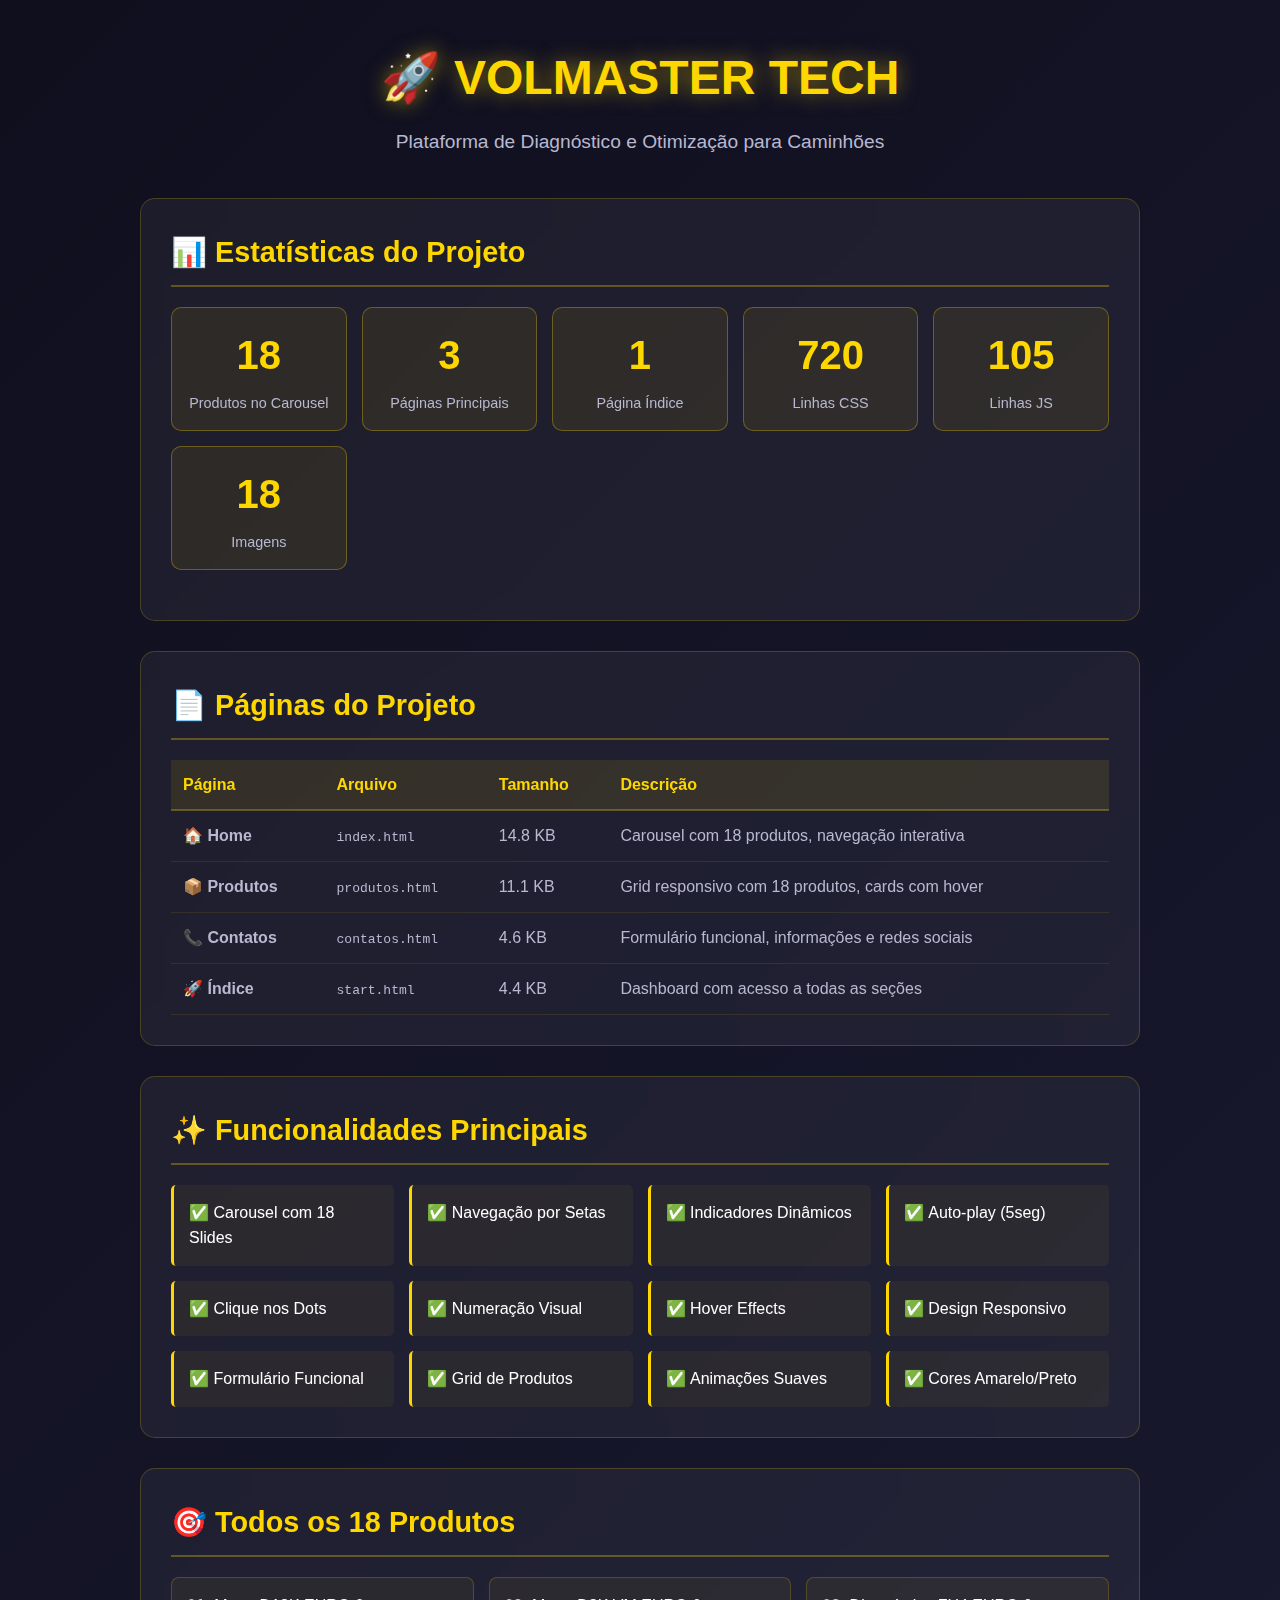
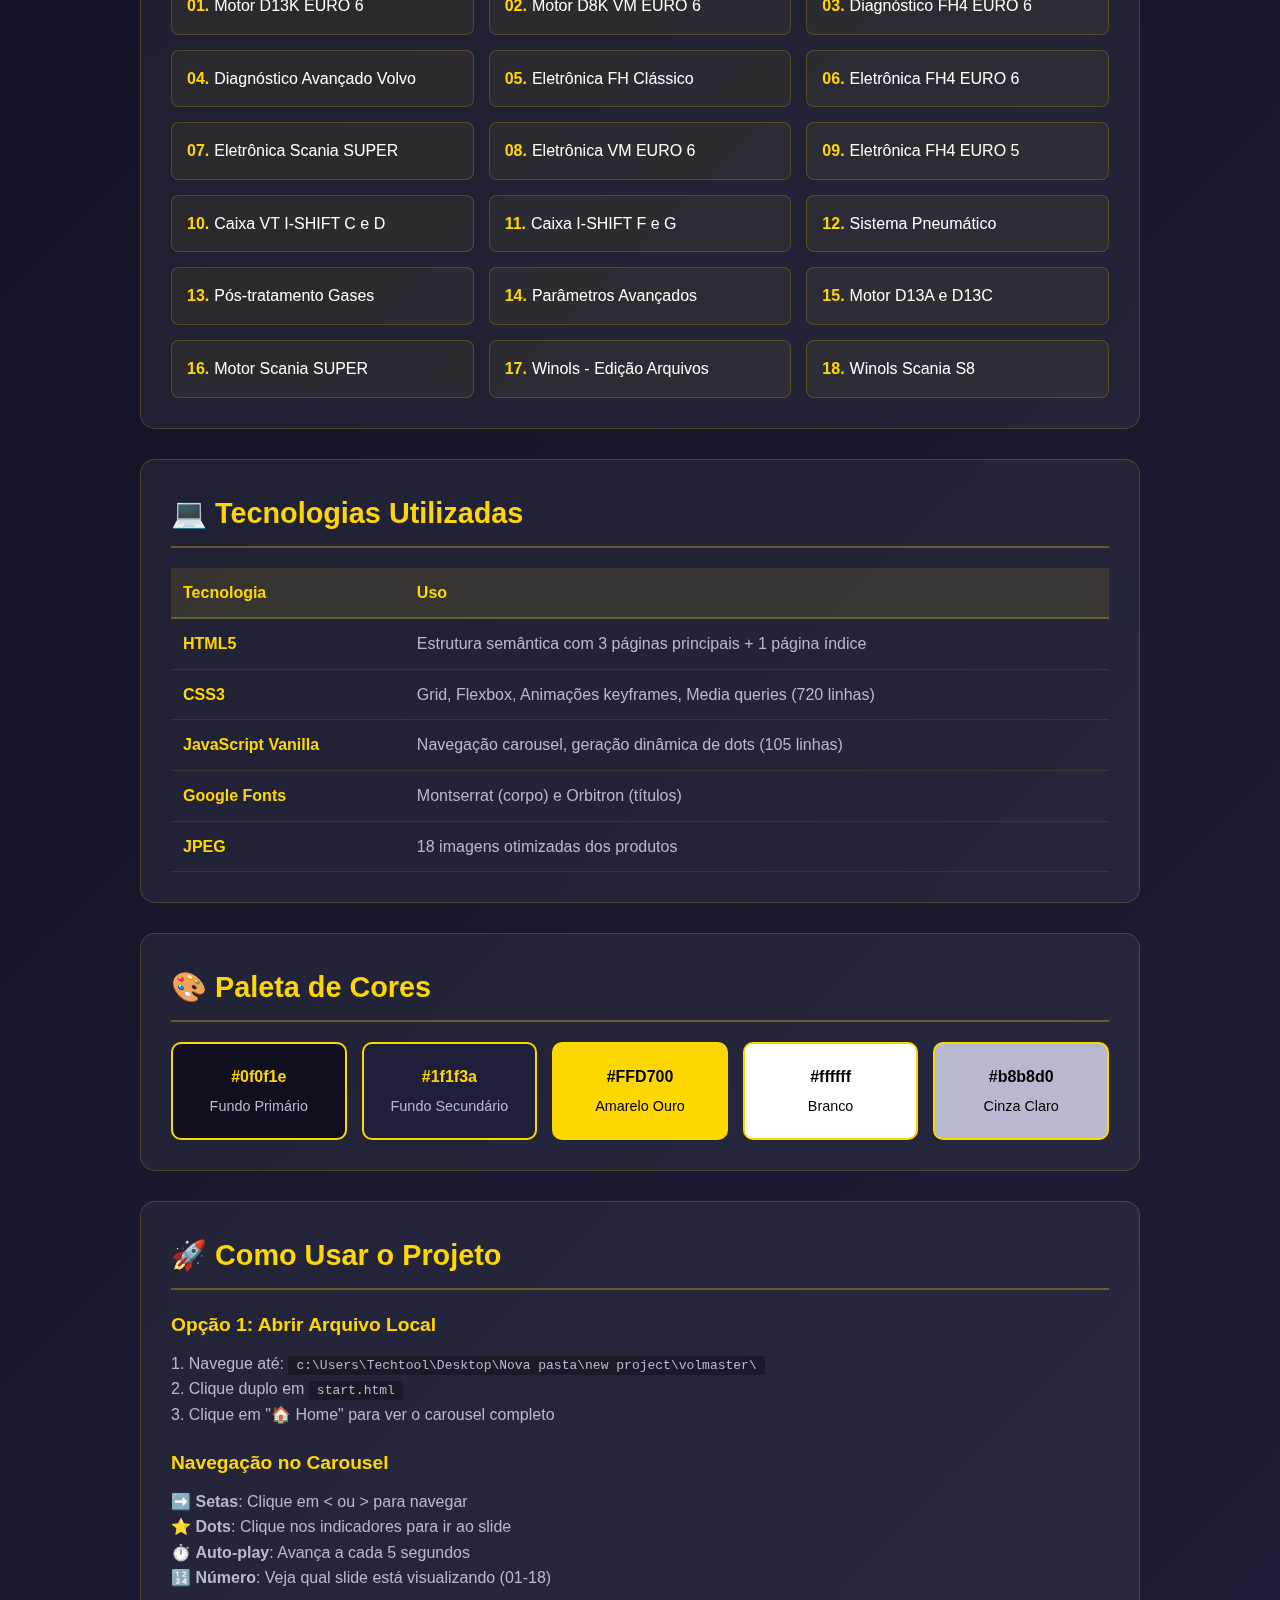
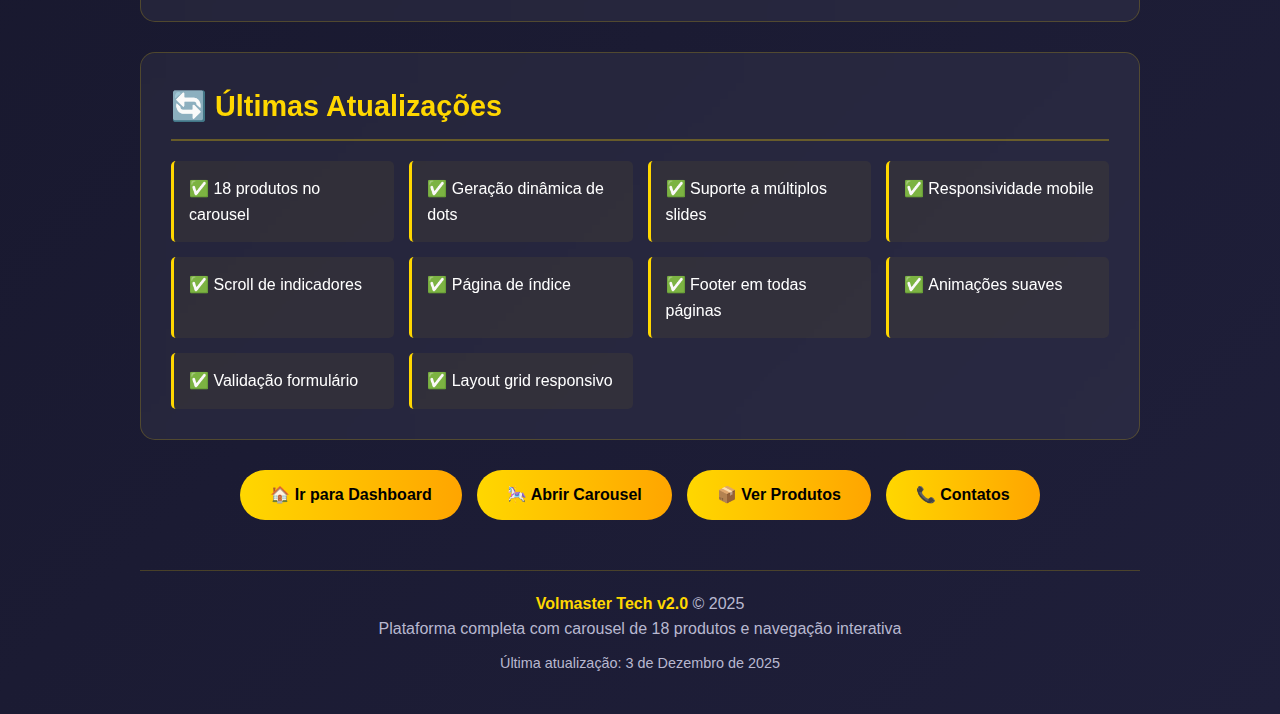
<file: summary.html>
<!-- DOCUMENTAÇÃO VISUAL DO PROJETO VOLMASTER TECH -->
<!-- Abra este arquivo em um navegador para visualizar o sumário -->

<!DOCTYPE html>
<html lang="pt-BR">
<head>
    <meta charset="UTF-8">
    <meta name="viewport" content="width=device-width, initial-scale=1.0">
    <title>📊 Volmaster Tech - Sumário do Projeto</title>
    <style>
        * {
            margin: 0;
            padding: 0;
            box-sizing: border-box;
        }
        
        body {
            font-family: 'Montserrat', 'Arial', sans-serif;
            background: linear-gradient(135deg, #0f0f1e 0%, #1f1f3a 100%);
            color: #fff;
            padding: 40px 20px;
            line-height: 1.6;
        }
        
        .container {
            max-width: 1000px;
            margin: 0 auto;
        }
        
        h1 {
            text-align: center;
            color: #FFD700;
            font-size: 3rem;
            margin-bottom: 10px;
            text-shadow: 0 0 20px rgba(255, 215, 0, 0.5);
        }
        
        .subtitle {
            text-align: center;
            color: #b8b8d0;
            font-size: 1.2rem;
            margin-bottom: 40px;
        }
        
        .section {
            background: rgba(255, 255, 255, 0.05);
            border: 1px solid rgba(255, 215, 0, 0.2);
            border-radius: 15px;
            padding: 30px;
            margin-bottom: 30px;
            backdrop-filter: blur(10px);
        }
        
        h2 {
            color: #FFD700;
            font-size: 1.8rem;
            margin-bottom: 20px;
            border-bottom: 2px solid rgba(255, 215, 0, 0.3);
            padding-bottom: 10px;
        }
        
        h3 {
            color: #FFD700;
            font-size: 1.2rem;
            margin-top: 20px;
            margin-bottom: 10px;
        }
        
        .stats {
            display: grid;
            grid-template-columns: repeat(auto-fit, minmax(150px, 1fr));
            gap: 15px;
            margin-bottom: 20px;
        }
        
        .stat-box {
            background: rgba(255, 215, 0, 0.08);
            border: 1px solid rgba(255, 215, 0, 0.3);
            border-radius: 10px;
            padding: 15px;
            text-align: center;
        }
        
        .stat-number {
            font-size: 2.5rem;
            color: #FFD700;
            font-weight: 900;
        }
        
        .stat-label {
            color: #b8b8d0;
            font-size: 0.9rem;
            margin-top: 5px;
        }
        
        .features {
            display: grid;
            grid-template-columns: repeat(auto-fit, minmax(200px, 1fr));
            gap: 15px;
        }
        
        .feature {
            background: rgba(255, 215, 0, 0.05);
            border-left: 3px solid #FFD700;
            padding: 15px;
            border-radius: 5px;
        }
        
        .feature::before {
            content: "✅ ";
            color: #FFD700;
            font-weight: bold;
        }
        
        .products-list {
            display: grid;
            grid-template-columns: repeat(auto-fit, minmax(250px, 1fr));
            gap: 15px;
        }
        
        .product-item {
            background: rgba(255, 215, 0, 0.05);
            border: 1px solid rgba(255, 215, 0, 0.2);
            padding: 15px;
            border-radius: 8px;
            transition: all 0.3s ease;
        }
        
        .product-item:hover {
            background: rgba(255, 215, 0, 0.1);
            transform: translateY(-3px);
            box-shadow: 0 5px 15px rgba(255, 215, 0, 0.2);
        }
        
        .product-number {
            color: #FFD700;
            font-weight: bold;
            margin-right: 5px;
        }
        
        .buttons {
            display: flex;
            gap: 15px;
            justify-content: center;
            flex-wrap: wrap;
            margin-top: 30px;
        }
        
        a.btn {
            display: inline-block;
            padding: 12px 30px;
            background: linear-gradient(90deg, #FFD700, #FFA500);
            color: #000;
            text-decoration: none;
            border-radius: 25px;
            font-weight: 600;
            transition: all 0.3s ease;
        }
        
        a.btn:hover {
            transform: scale(1.05);
            box-shadow: 0 0 20px rgba(255, 215, 0, 0.6);
        }
        
        .footer {
            text-align: center;
            color: #b8b8d0;
            margin-top: 50px;
            padding-top: 20px;
            border-top: 1px solid rgba(255, 215, 0, 0.2);
        }
        
        .version {
            color: #FFD700;
            font-weight: bold;
        }
        
        table {
            width: 100%;
            border-collapse: collapse;
            margin-top: 15px;
        }
        
        th {
            background: rgba(255, 215, 0, 0.1);
            color: #FFD700;
            padding: 12px;
            text-align: left;
            border-bottom: 2px solid rgba(255, 215, 0, 0.3);
        }
        
        td {
            padding: 12px;
            border-bottom: 1px solid rgba(255, 215, 0, 0.1);
            color: #b8b8d0;
        }
        
        tr:hover {
            background: rgba(255, 215, 0, 0.05);
        }
        
        .highlight {
            color: #FFD700;
            font-weight: bold;
        }
    </style>
</head>
<body>
    <div class="container">
        <h1>🚀 VOLMASTER TECH</h1>
        <p class="subtitle">Plataforma de Diagnóstico e Otimização para Caminhões</p>
        
        <!-- ESTATÍSTICAS -->
        <div class="section">
            <h2>📊 Estatísticas do Projeto</h2>
            <div class="stats">
                <div class="stat-box">
                    <div class="stat-number">18</div>
                    <div class="stat-label">Produtos no Carousel</div>
                </div>
                <div class="stat-box">
                    <div class="stat-number">3</div>
                    <div class="stat-label">Páginas Principais</div>
                </div>
                <div class="stat-box">
                    <div class="stat-number">1</div>
                    <div class="stat-label">Página Índice</div>
                </div>
                <div class="stat-box">
                    <div class="stat-number">720</div>
                    <div class="stat-label">Linhas CSS</div>
                </div>
                <div class="stat-box">
                    <div class="stat-number">105</div>
                    <div class="stat-label">Linhas JS</div>
                </div>
                <div class="stat-box">
                    <div class="stat-number">18</div>
                    <div class="stat-label">Imagens</div>
                </div>
            </div>
        </div>
        
        <!-- PÁGINAS -->
        <div class="section">
            <h2>📄 Páginas do Projeto</h2>
            <table>
                <tr>
                    <th>Página</th>
                    <th>Arquivo</th>
                    <th>Tamanho</th>
                    <th>Descrição</th>
                </tr>
                <tr>
                    <td><strong>🏠 Home</strong></td>
                    <td><code>index.html</code></td>
                    <td>14.8 KB</td>
                    <td>Carousel com 18 produtos, navegação interativa</td>
                </tr>
                <tr>
                    <td><strong>📦 Produtos</strong></td>
                    <td><code>produtos.html</code></td>
                    <td>11.1 KB</td>
                    <td>Grid responsivo com 18 produtos, cards com hover</td>
                </tr>
                <tr>
                    <td><strong>📞 Contatos</strong></td>
                    <td><code>contatos.html</code></td>
                    <td>4.6 KB</td>
                    <td>Formulário funcional, informações e redes sociais</td>
                </tr>
                <tr>
                    <td><strong>🚀 Índice</strong></td>
                    <td><code>start.html</code></td>
                    <td>4.4 KB</td>
                    <td>Dashboard com acesso a todas as seções</td>
                </tr>
            </table>
        </div>
        
        <!-- FUNCIONALIDADES -->
        <div class="section">
            <h2>✨ Funcionalidades Principais</h2>
            <div class="features">
                <div class="feature">Carousel com 18 Slides</div>
                <div class="feature">Navegação por Setas</div>
                <div class="feature">Indicadores Dinâmicos</div>
                <div class="feature">Auto-play (5seg)</div>
                <div class="feature">Clique nos Dots</div>
                <div class="feature">Numeração Visual</div>
                <div class="feature">Hover Effects</div>
                <div class="feature">Design Responsivo</div>
                <div class="feature">Formulário Funcional</div>
                <div class="feature">Grid de Produtos</div>
                <div class="feature">Animações Suaves</div>
                <div class="feature">Cores Amarelo/Preto</div>
            </div>
        </div>
        
        <!-- TODOS OS 18 PRODUTOS -->
        <div class="section">
            <h2>🎯 Todos os 18 Produtos</h2>
            <div class="products-list">
                <div class="product-item"><span class="product-number">01.</span>Motor D13K EURO 6</div>
                <div class="product-item"><span class="product-number">02.</span>Motor D8K VM EURO 6</div>
                <div class="product-item"><span class="product-number">03.</span>Diagnóstico FH4 EURO 6</div>
                <div class="product-item"><span class="product-number">04.</span>Diagnóstico Avançado Volvo</div>
                <div class="product-item"><span class="product-number">05.</span>Eletrônica FH Clássico</div>
                <div class="product-item"><span class="product-number">06.</span>Eletrônica FH4 EURO 6</div>
                <div class="product-item"><span class="product-number">07.</span>Eletrônica Scania SUPER</div>
                <div class="product-item"><span class="product-number">08.</span>Eletrônica VM EURO 6</div>
                <div class="product-item"><span class="product-number">09.</span>Eletrônica FH4 EURO 5</div>
                <div class="product-item"><span class="product-number">10.</span>Caixa VT I-SHIFT C e D</div>
                <div class="product-item"><span class="product-number">11.</span>Caixa I-SHIFT F e G</div>
                <div class="product-item"><span class="product-number">12.</span>Sistema Pneumático</div>
                <div class="product-item"><span class="product-number">13.</span>Pós-tratamento Gases</div>
                <div class="product-item"><span class="product-number">14.</span>Parâmetros Avançados</div>
                <div class="product-item"><span class="product-number">15.</span>Motor D13A e D13C</div>
                <div class="product-item"><span class="product-number">16.</span>Motor Scania SUPER</div>
                <div class="product-item"><span class="product-number">17.</span>Winols - Edição Arquivos</div>
                <div class="product-item"><span class="product-number">18.</span>Winols Scania S8</div>
            </div>
        </div>
        
        <!-- TECNOLOGIAS -->
        <div class="section">
            <h2>💻 Tecnologias Utilizadas</h2>
            <table>
                <tr>
                    <th>Tecnologia</th>
                    <th>Uso</th>
                </tr>
                <tr>
                    <td><span class="highlight">HTML5</span></td>
                    <td>Estrutura semântica com 3 páginas principais + 1 página índice</td>
                </tr>
                <tr>
                    <td><span class="highlight">CSS3</span></td>
                    <td>Grid, Flexbox, Animações keyframes, Media queries (720 linhas)</td>
                </tr>
                <tr>
                    <td><span class="highlight">JavaScript Vanilla</span></td>
                    <td>Navegação carousel, geração dinâmica de dots (105 linhas)</td>
                </tr>
                <tr>
                    <td><span class="highlight">Google Fonts</span></td>
                    <td>Montserrat (corpo) e Orbitron (títulos)</td>
                </tr>
                <tr>
                    <td><span class="highlight">JPEG</span></td>
                    <td>18 imagens otimizadas dos produtos</td>
                </tr>
            </table>
        </div>
        
        <!-- PALETA DE CORES -->
        <div class="section">
            <h2>🎨 Paleta de Cores</h2>
            <div style="display: grid; grid-template-columns: repeat(auto-fit, minmax(150px, 1fr)); gap: 15px;">
                <div style="background: #0f0f1e; border: 2px solid #FFD700; padding: 20px; border-radius: 10px; text-align: center;">
                    <div style="color: #FFD700; font-weight: bold; margin-bottom: 5px;">#0f0f1e</div>
                    <div style="color: #b8b8d0; font-size: 0.9rem;">Fundo Primário</div>
                </div>
                <div style="background: #1f1f3a; border: 2px solid #FFD700; padding: 20px; border-radius: 10px; text-align: center;">
                    <div style="color: #FFD700; font-weight: bold; margin-bottom: 5px;">#1f1f3a</div>
                    <div style="color: #b8b8d0; font-size: 0.9rem;">Fundo Secundário</div>
                </div>
                <div style="background: #FFD700; border: 2px solid #FFD700; padding: 20px; border-radius: 10px; text-align: center;">
                    <div style="color: #000; font-weight: bold; margin-bottom: 5px;">#FFD700</div>
                    <div style="color: #000; font-size: 0.9rem;">Amarelo Ouro</div>
                </div>
                <div style="background: #fff; border: 2px solid #FFD700; padding: 20px; border-radius: 10px; text-align: center;">
                    <div style="color: #000; font-weight: bold; margin-bottom: 5px;">#ffffff</div>
                    <div style="color: #000; font-size: 0.9rem;">Branco</div>
                </div>
                <div style="background: #b8b8d0; border: 2px solid #FFD700; padding: 20px; border-radius: 10px; text-align: center;">
                    <div style="color: #000; font-weight: bold; margin-bottom: 5px;">#b8b8d0</div>
                    <div style="color: #000; font-size: 0.9rem;">Cinza Claro</div>
                </div>
            </div>
        </div>
        
        <!-- COMO USAR -->
        <div class="section">
            <h2>🚀 Como Usar o Projeto</h2>
            <h3>Opção 1: Abrir Arquivo Local</h3>
            <p style="color: #b8b8d0; margin-bottom: 15px;">
                1. Navegue até: <code style="background: rgba(0,0,0,0.3); padding: 2px 8px; border-radius: 3px;">c:\Users\Techtool\Desktop\Nova pasta\new project\volmaster\</code><br>
                2. Clique duplo em <code style="background: rgba(0,0,0,0.3); padding: 2px 8px; border-radius: 3px;">start.html</code><br>
                3. Clique em "🏠 Home" para ver o carousel completo<br>
            </p>
            
            <h3>Navegação no Carousel</h3>
            <p style="color: #b8b8d0;">
                ➡️ <strong>Setas</strong>: Clique em < ou > para navegar<br>
                ⭐ <strong>Dots</strong>: Clique nos indicadores para ir ao slide<br>
                ⏱️ <strong>Auto-play</strong>: Avança a cada 5 segundos<br>
                🔢 <strong>Número</strong>: Veja qual slide está visualizando (01-18)
            </p>
        </div>
        
        <!-- ÚLTIMAS ATUALIZAÇÕES -->
        <div class="section">
            <h2>🔄 Últimas Atualizações</h2>
            <div class="features">
                <div class="feature">18 produtos no carousel</div>
                <div class="feature">Geração dinâmica de dots</div>
                <div class="feature">Suporte a múltiplos slides</div>
                <div class="feature">Responsividade mobile</div>
                <div class="feature">Scroll de indicadores</div>
                <div class="feature">Página de índice</div>
                <div class="feature">Footer em todas páginas</div>
                <div class="feature">Animações suaves</div>
                <div class="feature">Validação formulário</div>
                <div class="feature">Layout grid responsivo</div>
            </div>
        </div>
        
        <!-- BOTÕES DE AÇÃO -->
        <div class="buttons">
            <a href="start.html" class="btn">🏠 Ir para Dashboard</a>
            <a href="index.html" class="btn">🎠 Abrir Carousel</a>
            <a href="produtos.html" class="btn">📦 Ver Produtos</a>
            <a href="contatos.html" class="btn">📞 Contatos</a>
        </div>
        
        <!-- FOOTER -->
        <div class="footer">
            <p><span class="version">Volmaster Tech v2.0</span> © 2025</p>
            <p>Plataforma completa com carousel de 18 produtos e navegação interativa</p>
            <p style="margin-top: 10px; font-size: 0.9rem;">Última atualização: 3 de Dezembro de 2025</p>
        </div>
    </div>
</body>
</html>
</file>
<file: styles.css>
* {
    margin: 0;
    padding: 0;
    box-sizing: border-box;
    list-style-type: none;
    font-family: "Montserrat", sans-serif;
}

body {
    background-color: #0f0f1e;
    color: #fff;
    font-size: 16px;
    overflow: auto !important;
    padding-top: 72px; /* reservar espaço para header fixo em todas as páginas */
}

body.home {
    overflow: hidden !important;
}

/* Botão Saiba Mais - Dourado e Preto */
.btn-curso {
    display: inline-block;
    padding: 14px 32px;
    background: linear-gradient(135deg, #FFD700 0%, #FFA500 100%);
    color: #0f0f1e;
    text-decoration: none;
    border-radius: 30px;
    font-weight: 700;
    font-size: 1.1rem;
    margin-top: 25px;
    cursor: pointer;
    transition: all 0.3s ease;
    box-shadow: 0 4px 15px rgba(255, 215, 0, 0.3);
    position: relative;
    z-index: 100;
}

.btn-curso:hover {
    transform: translateY(-3px) scale(1.05);
    box-shadow: 0 6px 25px rgba(255, 215, 0, 0.5);
    background: linear-gradient(135deg, #FFA500 0%, #FFD700 100%);
}

header {
    position: fixed;
    left: 0;
    right: 0;
    width: 100%;
    top: 0;
    padding: 18px 40px;
    display: flex;
    justify-content: space-between;
    align-items: center;
    z-index: 9999;
    background: rgba(15,15,30,0.45);
    backdrop-filter: blur(6px);
    box-shadow: 0 6px 18px rgba(0,0,0,0.45);
}

.logo {
    font-family: "Orbitron", sans-serif;
    font-size: 2rem;
    font-weight: 900;
    color: #fff;
    text-shadow: 0 0 10px rgba(255, 215, 0, 0.3);
}

.logo .volmaster {
    color: #fff;
}

.logo .tech {
    color: #FFD700;
    text-shadow: 0 0 10px rgba(255, 215, 0, 0.8);
}

header nav ul {
    display: flex;
    gap: 48px;
}

header nav ul li a {
    color: rgba(255,255,255,0.92);
    text-decoration: none;
    font-weight: 700;
    padding: 6px 4px;
    display: inline-block;
}

header nav ul li a:hover {
    color: #FFD700;
}

header nav ul li {
    cursor: pointer;
   position: relative;
   padding: 5px 0;
}

header nav ul li::after {
    content: '';
    position: absolute;
    left: 0;
    bottom: 0;
    width: 0px;
    height: 2px;
    background-color: #FFD700;
    transition: width 0.5s ease;
   
   
}

header nav ul li:hover::after {
    width: 100%;
}

.container {
    height: calc(100vh - 72px);
    position: relative;
    background: linear-gradient(135deg, #0f0f1e 0%, #1f1f3a 100%);
    overflow: hidden;
    padding-top: 0;
    display: flex;
    align-items: center;
    justify-content: center;
}

.container::before {
    content: '';
    position: absolute;
    width: 500px;
    height: 500px;
    border-radius: 50%;
    background: radial-gradient(circle, rgba(255, 215, 0, 0.15) 0%, rgba(15, 15, 30, 0) 70%);
    top: 50%;
    left: 50%;
    transform: translate(-50%, -50%);
    filter: blur(50px);
    z-index: 1;
    animation: pulse 4s infinite alternate;

}

@keyframes pulse {
   0% {
    opacity: 0.5;
    transform: translate(-50%, -50%) scale(0.8);
   }

   100% {
    opacity: 1;
    transform: translate(-50%, -50%) scale(1.5);
   }

}

.list {
    width: 80%;
    height: 100%;
    margin: 0 auto;
    position: relative;
}

.item {
    position: absolute;
    inset: 0;
    bottom: 0;
    display: flex;
    justify-content: center;
    align-items: center;
    opacity: 0;
    pointer-events: none;

    /*TRANSIÇÃO */

    transform: translateX(100vw);
    transition: transform 0.7s ease, opacity 0.7s ease-in-out;

}

.active {
    opacity: 1;
    transform: translateX(0);
    pointer-events: auto;
}

.product-img {
    width: 45%;
    height: 100%;
    display: flex;
    align-items: center;
    justify-content: center;
    position: relative;
    z-index: 2;
    padding-bottom: 60px;
}

.product-img img {
    max-width: 100%;
    max-height: 90%;
    filter: drop-shadow(0 0 30px rgba(255, 215, 0, 0.2));

    /*ANIMAÇÃO */

    transform: translateX(400px);
    opacity: 0;
    transition: transform 0.6s ease, opacity 0.6s ease;
    transition-delay: 0.5s;

    
    }
.active .product-img img {
        transform: translateX(0);
        opacity: 1;
}

.content {
    width: 55%;
    padding-right: 80px;
    padding-bottom: 60px;
    display: flex;
    align-items: flex-start;
    justify-content: center;
    z-index: 20;
    flex-direction: column;
}

.product-tag {
    font-size: 1rem;
    text-transform: uppercase;
    color: #FFD700;
    font-weight: 600;
    letter-spacing: 2px;
    margin-bottom: 10px;

}

.product-name {
    font-size: 2.5rem;
    font-family: "Orbitron", sans-serif;
    line-height: 1.1;
    margin-bottom: 15px;
    max-width: 550px;
     /*ANIMAÇÃO */

    transform: translateX(400px);
    opacity: 0;
    transition: transform 0.6s ease, opacity 0.6s ease;
    transition-delay: 0.5s;

    
    }
.active .product-name {
        transform: translateX(0);
        opacity: 1;
}

.product-name,
.product-description {
    overflow-wrap: break-word;
    word-break: break-word;
}




.description {
    font: 1.1rem;
    color: #b8b8d0;
    line-height: 1.6;
    margin-bottom: 50px;
    max-width: 600px;

  /*ANIMAÇÃO */

    transform: translateX(400px);
    opacity: 0;
    transition: transform 0.6s ease, opacity 0.6s ease;
    transition-delay: 0.5s;

    
    }
.active .description {
        transform: translateX(0);
        opacity: 1;
}


.btn {
    margin-top: 32px;
    pointer-events: all !important;
    cursor: pointer !important;
    text-decoration: none;
    display: inline-block;
    background: linear-gradient(90deg, #FFD700, #FFA500);
    color: #0f0f1e;
    border: none;
    font-size: 1rem;
    font-weight: 600;
    border-radius: 30px;
    padding: 12px 24px;
    box-shadow: 0 2px 12px rgba(255, 215, 0, 0.18);
    transition: all 0.3s ease;
    position: relative;
    z-index: 1000 !important;
}

.btn:hover {
    transform: scale(1.05);
    box-shadow: 0 0 20px rgba(255, 215, 0, 0.6);
    color: #000;
}

.arrows {
    position: absolute;
    top: 50%;
    left: 0;
    width: 100%;
    display: flex;
    justify-content: space-between;
    align-items: center;
    padding: 0 3%;
    transform: translateY(-50%);
    z-index: 5;
}

.arrow-btn {
    width: 50px;
    height: 50px;
    border-radius: 50%;
    cursor: pointer;
    background-color: rgba(255,255,255,0.1);
    border: 1px solid rgba(255, 215, 0, 0.3);
    display: flex;
    align-items: center;
    justify-content: center;
    color: #FFD700;
    transition: all 0.3s ease;
}

.arrow-btn:hover{
    background-color: rgba(255, 215, 0, 0.2);
    border-color: #FFD700;
     
}

.indicators {
    position: absolute;
    bottom: 5px;
    left: 50%;
    transform: translateX(-50%);
    display: flex;
    flex-direction: column;
    align-items: center;
    gap: 15px;
    z-index: 2; /* garantir que não fique acima de botões */
}

.numbers {
   font-family: "Orbitron", sans-serif;
   font-size: 2rem;
   font-weight: 800;
   color: rgba(255, 255, 255, 0.2);


}

.dots {
display: flex;
gap: 10px;
flex-wrap: wrap;
justify-content: center;
max-width: 600px;
max-height: 120px;
overflow-y: auto;
padding: 10px;
z-index: 1; /* dots devem ficar atrás dos botões */

}

.dot {
   width: 40px;
   height: 4px;
   background-color: rgba(255, 255, 255, 0.2);
   border-radius: 2px;
   cursor: pointer;
   transition: all 0.3s ease;
}

.dot:hover {
    background-color: rgba(255, 215, 0, 0.4);
    height: 6px;
}

.dot.active {
    background-color: #FFD700;
    box-shadow: 0 0 10px rgba(255, 215, 0, 0.8);
    height: 6px;
}

/* Estilo para botões de redes sociais na área de contato */
.social-btn {
    display: inline-block;
    padding: 10px 14px;
    border-radius: 8px;
    text-decoration: none;
    color: #000;
    font-weight: 700;
    margin-right: 8px;
}

/* WhatsApp com cor característica */
#waContact {
    background: #25D366;
    color: #fff;
}

/* Botão flutuante de WhatsApp */
.wa-float {
    position: fixed;
    right: 18px;
    bottom: 80px;
    width: 56px;
    height: 56px;
    border-radius: 50%;
    background: linear-gradient(90deg,#FFD700,#FFA500);
    display: flex;
    align-items: center;
    justify-content: center;
    box-shadow: 0 8px 30px rgba(255, 183, 0, 0.18);
    z-index: 9998;
    text-decoration: none;
    transition: transform 0.12s ease, box-shadow 0.12s ease;
}

.wa-float:hover {
    transform: translateY(-4px) scale(1.02);
    box-shadow: 0 12px 36px rgba(255, 183, 0, 0.28);
}

.wa-float svg { filter: drop-shadow(0 2px 6px rgba(0,0,0,0.25)); }



/* Scroll-to-top button */
.scroll-top {
    position: fixed;
    right: 18px;
    bottom: 18px;
    background: linear-gradient(90deg, #FFD700, #FFA500);
    color: #000;
    padding: 10px 14px;
    border-radius: 50px;
    border: none;
    cursor: pointer;
    box-shadow: 0 6px 20px rgba(0,0,0,0.4);
    display: none;
    z-index: 9999;
}

.scroll-top.show {
    display: block;
}

.tech-circle {
    position: absolute;
    top: 0;
    bottom: 0;
    width: 100%;
    height: 100%;
    overflow: hidden;

}

.circle {
    position: absolute;
    border-radius: 50%;
    border: 1px solid rgba(255, 215, 0, 0.1);
}

.circle:nth-child(1) {
    width: 280px;
    height: 280px;
    top: -80px;
    left: -60px;
    opacity: 0.5;
}

.circle:nth-child(2) {
    width: 220px;
    height: 220px;
    bottom: 80px;
    right: 8%;
    opacity: 0.45;
}

.circle:nth-child(3) {
    width: 160px;
    height: 160px;
    bottom: 10%;
    left: 3%;
    opacity: 0.35;
}

.circle:nth-child(4) {
    width: 140px;
    height: 140px;
    top: 15%;
    right: 5%;
    opacity: 0.4;
}

/* ===== PÁGINA DE PRODUTOS ===== */

.products-container {
    min-height: 100vh;
    background: linear-gradient(135deg, #0f0f1e 0%, #1f1f3a 100%);
    padding: 100px 20px 50px;
    color: #fff;
}

.products-hero {
    text-align: center;
    margin-bottom: 60px;
    animation: slideDown 0.8s ease;
}

.products-hero h1 {
    font-family: "Orbitron", sans-serif;
    font-size: 3.5rem;
    font-weight: 900;
    margin-bottom: 20px;
    color: #FFD700;
    text-shadow: 0 0 20px rgba(255, 215, 0, 0.5);
}

.products-hero p {
    font-size: 1.2rem;
    color: #b8b8d0;
}

.products-grid {
    display: grid;
    grid-template-columns: repeat(auto-fill, minmax(280px, 1fr));
    gap: 30px;
    max-width: 1400px;
    margin: 0 auto;
}

.product-card {
    background: rgba(255, 255, 255, 0.05);
    border: 1px solid rgba(255, 215, 0, 0.2);
    border-radius: 15px;
    overflow: hidden;
    transition: all 0.4s ease;
    cursor: pointer;
    animation: slideUp 0.6s ease backwards;
}

.product-card:nth-child(1) { animation-delay: 0.1s; }
.product-card:nth-child(2) { animation-delay: 0.2s; }
.product-card:nth-child(3) { animation-delay: 0.3s; }
.product-card:nth-child(n+4) { animation-delay: 0.4s; }

.product-card:hover {
    transform: translateY(-10px) scale(1.02);
    border-color: #FFD700;
    box-shadow: 0 20px 40px rgba(255, 215, 0, 0.3);
    background: rgba(255, 215, 0, 0.08);
}

.product-card-img {
    width: 100%;
    height: 200px;
    overflow: hidden;
    background: #000;
    display: flex;
    align-items: center;
    justify-content: center;
}

.product-card-img img {
    width: 100%;
    height: 100%;
    object-fit: cover;
    transition: transform 0.3s ease;
}

.product-card:hover .product-card-img img {
    transform: scale(1.1);
}

.product-card-content {
    padding: 20px;
}

.product-card-content h3 {
    font-family: "Orbitron", sans-serif;
    font-size: 1.3rem;
    font-weight: 700;
    margin-bottom: 10px;
    color: #FFD700;
}

.product-card-content p {
    font-size: 0.95rem;
    color: #b8b8d0;
    margin-bottom: 15px;
    line-height: 1.4;
}

.product-card .btn {
    width: 100%;
    padding: 10px;
}

@keyframes slideDown {
    from {
        opacity: 0;
        transform: translateY(-30px);
    }
    to {
        opacity: 1;
        transform: translateY(0);
    }
}

@keyframes slideUp {
    from {
        opacity: 0;
        transform: translateY(30px);
    }
    to {
        opacity: 1;
        transform: translateY(0);
    }
}

/* ===== PÁGINA DE CONTATOS ===== */

.contact-container {
    min-height: 100vh;
    background: linear-gradient(135deg, #0f0f1e 0%, #1f1f3a 100%);
    padding: 100px 20px 50px;
    color: #fff;
}

.contact-hero {
    text-align: center;
    margin-bottom: 60px;
    animation: slideDown 0.8s ease;
}

.contact-hero h1 {
    font-family: "Orbitron", sans-serif;
    font-size: 3.5rem;
    font-weight: 900;
    margin-bottom: 20px;
    color: #FFD700;
    text-shadow: 0 0 20px rgba(255, 215, 0, 0.5);
}

.contact-hero p {
    font-size: 1.2rem;
    color: #b8b8d0;
}

.contact-content {
    display: grid;
    grid-template-columns: 1fr 1fr;
    gap: 40px;
    max-width: 1200px;
    margin: 0 auto;
}

.contact-form-section,
.contact-info-section {
    background: rgba(255, 255, 255, 0.05);
    border: 1px solid rgba(255, 215, 0, 0.2);
    border-radius: 15px;
    padding: 40px;
    animation: slideUp 0.6s ease;
}

.contact-form-section h2,
.contact-info-section h2 {
    font-family: "Orbitron", sans-serif;
    font-size: 1.8rem;
    margin-bottom: 30px;
    color: #FFD700;
}

.form-group {
    margin-bottom: 25px;
}

.form-group label {
    display: block;
    margin-bottom: 8px;
    font-weight: 600;
    color: #FFD700;
    font-size: 0.95rem;
}

.form-group input,
.form-group select,
.form-group textarea {
    width: 100%;
    padding: 12px 15px;
    background: rgba(255, 255, 255, 0.05);
    border: 1px solid rgba(255, 215, 0, 0.3);
    border-radius: 8px;
    color: #fff;
    font-family: "Montserrat", sans-serif;
    font-size: 1rem;
    transition: all 0.3s ease;
}

.form-group input:focus,
.form-group select:focus,
.form-group textarea:focus {
    outline: none;
    border-color: #FFD700;
    background: rgba(255, 215, 0, 0.1);
    box-shadow: 0 0 10px rgba(255, 215, 0, 0.3);
}

.form-group textarea {
    resize: vertical;
}

.contact-form-section .btn {
    width: 100%;
    padding: 15px;
    font-size: 1.1rem;
}

.info-item {
    margin-bottom: 35px;
}

.info-item h3 {
    font-size: 1.2rem;
    margin-bottom: 12px;
    color: #FFD700;
}

.info-item p {
    color: #b8b8d0;
    line-height: 1.8;
    font-size: 0.95rem;
}

.info-item a {
    color: #FFD700;
    text-decoration: none;
    transition: all 0.3s ease;
}

.info-item a:hover {
    text-shadow: 0 0 10px rgba(255, 215, 0, 0.6);
}

.social-links {
    display: flex;
    gap: 15px;
    flex-wrap: wrap;
}

.social-btn {
    display: inline-block;
    padding: 10px 20px;
    background: rgba(255, 215, 0, 0.1);
    border: 1px solid rgba(255, 215, 0, 0.5);
    border-radius: 25px;
    color: #FFD700;
    text-decoration: none;
    transition: all 0.3s ease;
    font-weight: 600;
    font-size: 0.9rem;
}

.social-btn:hover {
    background: rgba(255, 215, 0, 0.2);
    box-shadow: 0 0 15px rgba(255, 215, 0, 0.4);
    transform: translateY(-3px);
}

footer {
    background: rgba(0, 0, 0, 0.5);
    color: #b8b8d0;
    text-align: center;
    padding: 20px;
    margin-top: 40px;
    border-top: 1px solid rgba(255, 215, 0, 0.2);
}

/* ===== RESPONSIVO ===== */

@media (max-width: 768px) {
    .products-hero h1,
    .contact-hero h1 {
        font-size: 2.5rem;
    }

    .products-grid {
        grid-template-columns: repeat(auto-fill, minmax(200px, 1fr));
        gap: 20px;
    }

    .contact-content {
        grid-template-columns: 1fr;
        gap: 30px;
    }

    header nav ul {
        gap: 24px;
    }

    .contact-form-section,
    .contact-info-section {
        padding: 20px;
    }

    #dots-container {
        max-width: 400px;
        max-height: 80px;
    }

    .dot {
        width: 30px;
        height: 3px;
    }

    /* Ajustes do carrossel para tablets */
    .product-name { font-size: 1.6rem; max-width: 90vw; }
    .product-img { width: 50%; }
    .content { width: 50%; padding-right: 30px; }
}

@media (max-width: 480px) {
    .products-hero h1,
    .contact-hero h1 {
        font-size: 1.8rem;
    }

    .products-grid {
        grid-template-columns: 1fr;
    }

    header {
        padding: 12px 16px;
    }

    .logo {
        font-size: 1.15rem;
    }

    header nav ul {
        flex-direction: row;
        gap: 12px;
        flex-wrap: wrap;
        align-items: center;
        overflow-x: auto;
        -webkit-overflow-scrolling: touch;
    }

    #dots-container {
        max-width: 280px;
        max-height: 70px;
    }

    .dot {
        width: 25px;
        height: 3px;
    }

    .numbers {
        font-size: 2rem;
    }

    /* Ajustes específicos mobile para impedir estouro do título */
    .product-name { font-size: 1.3rem; max-width: 98vw; }
    .product-description { font-size: 0.9rem; max-width: 280px; }
    .product-img { width: 100%; height: auto; display: flex; justify-content: center; }
    .product-img img { max-width: 85%; max-height: 240px; object-fit: contain; }
    .content { width: 100%; padding-right: 16px; padding-left: 16px; }

    
    .indicators { bottom: 40px; }

    /* Certificar que setas não fiquem muito próximas do conteúdo */
    .arrows { padding: 0 6%; }
    .arrow-btn { width: 44px; height: 44px; }

    /* reduzir gap do nav para não sobrepor */
    header nav ul { gap: 10px; }
    header { padding: 10px 12px; }
}
</file>
